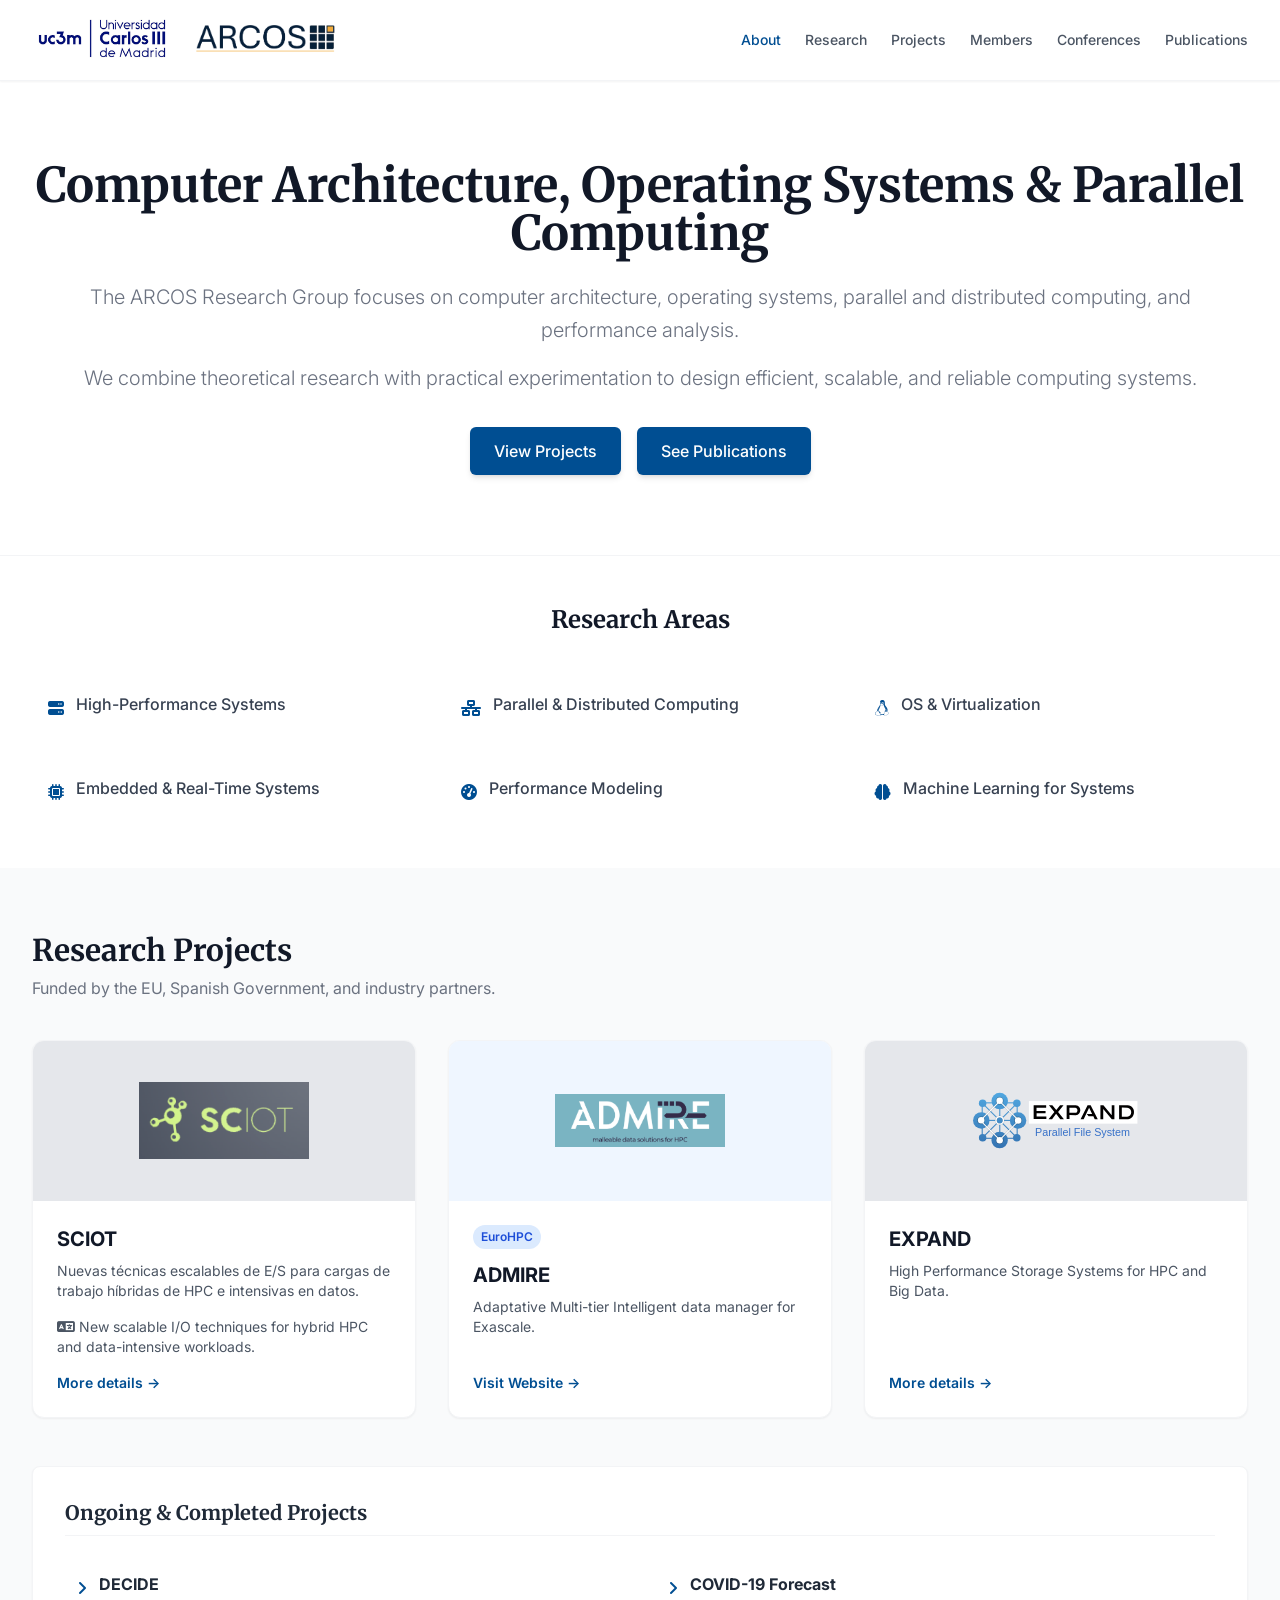
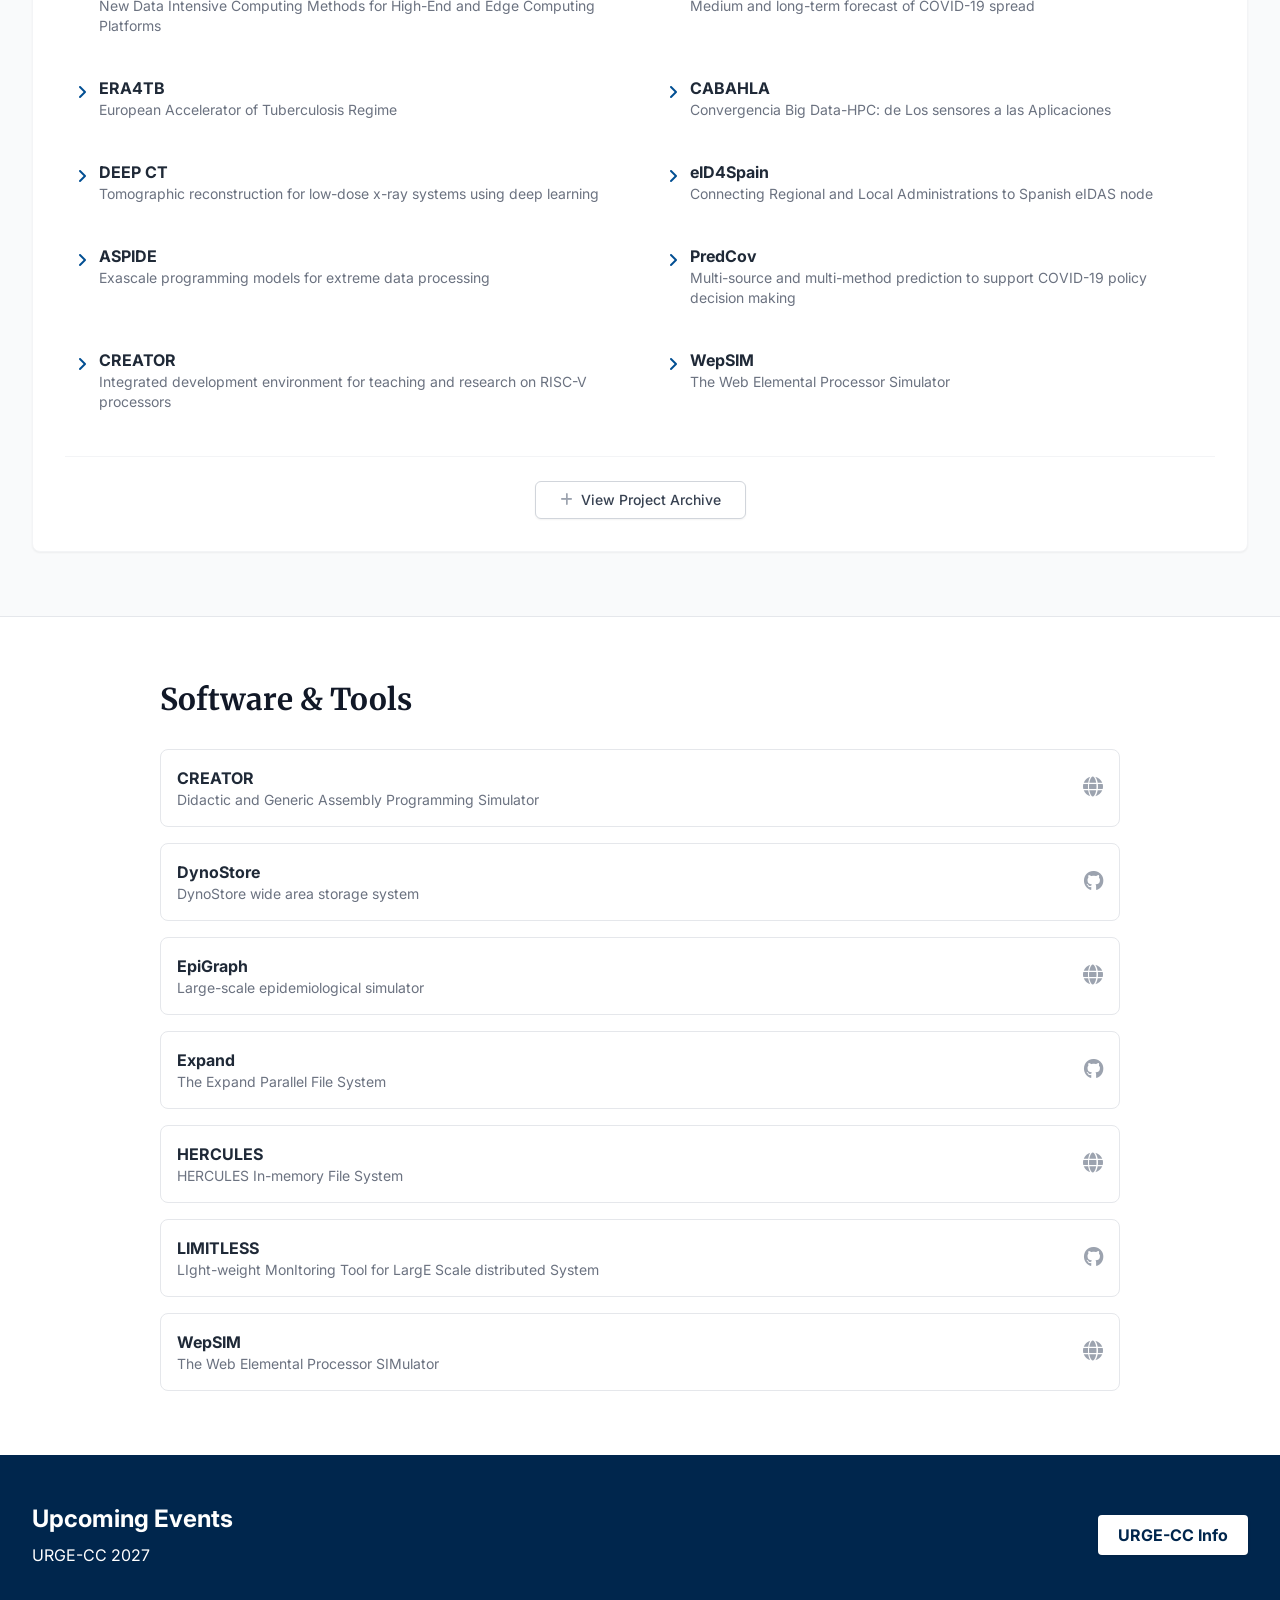
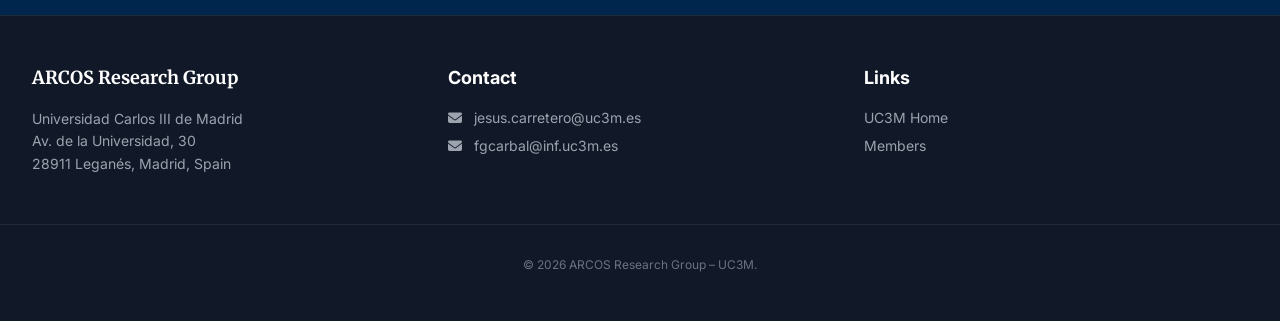
<file: index.html>
<!DOCTYPE html>
<html lang="es">

<head>
  <meta charset="UTF-8">
  <meta name="viewport" content="width=device-width, initial-scale=1.0">
  <title>ARCOS Research Group | UC3M</title>

  <link rel="icon" type="image/png" href="/assets/favicon.png">
  <!-- <script src="https://cdn.tailwindcss.com"></script> -->
  <link rel="stylesheet" href="/assets/tailwind/output.css">

  <link
    href="https://fonts.googleapis.com/css2?family=Inter:wght@300;400;500;600&family=Merriweather:wght@300;700&display=swap"
    rel="stylesheet">

  <link rel="stylesheet" href="https://cdnjs.cloudflare.com/ajax/libs/font-awesome/6.4.0/css/all.min.css">

  <script src="scripts/components.js" defer></script>
  <!-- Script to load the dynamic events on the homepage -->
  <script src="scripts/index-events.js" defer></script>
</head>

<body id="page-body" class="bg-gray-50 text-gray-800 font-sans antialiased">

  <header id="about" class="bg-white relative overflow-hidden">
    <div class="max-w-7xl mx-auto py-20 px-4 sm:px-6 lg:px-8 text-center relative z-10">
      <h1 class="font-serif text-4xl md:text-5xl font-bold text-gray-900 mb-6">
        Computer Architecture, Operating Systems & Parallel Computing
      </h1>
      <p class="mt-4 mx-auto text-xl text-gray-500 font-light leading-relaxed">
        The ARCOS Research Group focuses on computer architecture, operating systems, parallel and distributed
        computing, and performance analysis. </p>
      <p class="mt-4 mx-auto text-xl text-gray-500 font-light leading-relaxed"> We combine theoretical
        research with practical experimentation to design
        efficient, scalable, and reliable computing systems. </p>
      <div class="mt-8 flex justify-center gap-4">
        <a href="#projects"
          class="px-6 py-3 bg-brand-600 text-white font-medium rounded-md hover:bg-brand-900 transition shadow-md">
          View Projects
        </a>
        <a href="publications.html"
          class="px-6 py-3 bg-brand-600 text-white font-medium rounded-md hover:bg-brand-900 transition shadow-md">
          See Publications
        </a>
      </div>
    </div>
  </header>

  <section id="research" class="py-12 bg-white border-t border-gray-100">
    <div class="max-w-7xl mx-auto px-4 sm:px-6 lg:px-8">
      <div class="text-center mb-10">
        <h2 class="font-serif text-2xl font-bold text-gray-900">Research Areas</h2>
      </div>
      <div class="grid grid-cols-1 sm:grid-cols-2 md:grid-cols-3 gap-6">
        <div class="flex items-start p-4 rounded-lg hover:bg-brand-50 transition">
          <div class="text-brand-600 mt-1 mr-3"><i class="fa-solid fa-server"></i></div>
          <span class="font-medium text-gray-700">High-Performance Systems</span>
        </div>
        <div class="flex items-start p-4 rounded-lg hover:bg-brand-50 transition">
          <div class="text-brand-600 mt-1 mr-3"><i class="fa-solid fa-network-wired"></i></div>
          <span class="font-medium text-gray-700">Parallel & Distributed Computing</span>
        </div>
        <div class="flex items-start p-4 rounded-lg hover:bg-brand-50 transition">
          <div class="text-brand-600 mt-1 mr-3"><i class="fa-brands fa-linux"></i></div>
          <span class="font-medium text-gray-700">OS & Virtualization</span>
        </div>
        <div class="flex items-start p-4 rounded-lg hover:bg-brand-50 transition">
          <div class="text-brand-600 mt-1 mr-3"><i class="fa-solid fa-microchip"></i></div>
          <span class="font-medium text-gray-700">Embedded & Real-Time Systems</span>
        </div>
        <div class="flex items-start p-4 rounded-lg hover:bg-brand-50 transition">
          <div class="text-brand-600 mt-1 mr-3"><i class="fa-solid fa-gauge-high"></i></div>
          <span class="font-medium text-gray-700">Performance Modeling</span>
        </div>
        <div class="flex items-start p-4 rounded-lg hover:bg-brand-50 transition">
          <div class="text-brand-600 mt-1 mr-3"><i class="fa-solid fa-brain"></i></div>
          <span class="font-medium text-gray-700">Machine Learning for Systems</span>
        </div>
      </div>
    </div>
  </section>

  <section id="projects" class="py-16 bg-gray-50">
    <div class="max-w-7xl mx-auto px-4 sm:px-6 lg:px-8">
      <div class="flex justify-between items-end mb-10">
        <div>
          <h2 class="font-serif text-3xl font-bold text-gray-900">Research Projects</h2>
          <p class="mt-2 text-gray-500">Funded by the EU, Spanish Government, and industry partners.</p>
        </div>
      </div>

      <div class="grid grid-cols-1 md:grid-cols-3 gap-8 mb-12">
        <article
          class="bg-white rounded-xl shadow-sm border border-gray-100 overflow-hidden hover:shadow-md transition flex flex-col h-full">
          <div class="h-40 bg-gray-200 flex items-center justify-center text-gray-400">
            <!-- <i class="fa-solid fa-database text-4xl"></i> -->
            <img src="assets/project-logos/sciot-logo.png" alt="SCIOT Logo" style="max-width:170px; height: auto;" />
          </div>
          <div class="p-6 flex flex-col flex-grow">
            <h3 class="font-bold text-xl text-gray-900 mb-2">SCIOT</h3>
            <p class="text-gray-600 text-sm mb-4 flex-grow">
              Nuevas técnicas escalables de E/S para cargas de trabajo híbridas de HPC e intensivas en datos.
            </p>
            <p class="text-gray-600 text-sm mb-4 flex-grow">
              <i class="fa fa-language" aria-hidden="true"></i> New scalable I/O techniques for hybrid HPC and
              data-intensive workloads.
            </p>
            <a target="_blank" href="https://arcos-uc3m.github.io/SCIOT/"
              class="text-brand-600 text-sm font-semibold hover:underline mt-auto">More details &rarr;</a>
          </div>
        </article>

        <article
          class="bg-white rounded-xl shadow-sm border border-gray-100 overflow-hidden hover:shadow-md transition flex flex-col h-full">
          <div class="h-40 bg-blue-50 flex items-center justify-center text-blue-300">
            <!-- <i class="fa-solid fa-cloud text-4xl"></i> -->
            <img src="assets/project-logos/admire-logo.png" alt="ADMIRE Logo" style="max-width:170px; height: auto;" />
          </div>
          <div class="p-6 flex flex-col flex-grow">
            <span
              class="inline-block px-2 py-1 text-xs font-semibold text-blue-700 bg-blue-100 rounded-full mb-3 w-fit">EuroHPC</span>
            <h3 class="font-bold text-xl text-gray-900 mb-2">ADMIRE</h3>
            <p class="text-gray-600 text-sm mb-4 flex-grow">
              Adaptative Multi-tier Intelligent data manager for Exascale.
            </p>
            <a target="_blank" href="https://admire-eurohpc.eu"
              class="text-brand-600 text-sm font-semibold hover:underline mt-auto">Visit Website &rarr;</a>
          </div>
        </article>

        <article
          class="bg-white rounded-xl shadow-sm border border-gray-100 overflow-hidden hover:shadow-md transition flex flex-col h-full">
          <div class="h-40 bg-gray-200 flex items-center justify-center text-gray-400">
            <!-- <i class="fa-solid fa-hard-drive text-4xl"></i> -->
            <img src="assets/project-logos/expand.svg" alt="ADMIRE Logo" style="max-width:170px; height: auto;" />
          </div>
          <div class="p-6 flex flex-col flex-grow">
            <h3 class="font-bold text-xl text-gray-900 mb-2">EXPAND</h3>
            <p class="text-gray-600 text-sm mb-4 flex-grow">
              High Performance Storage Systems for HPC and Big Data.
            </p>
            <a target="_blank" href="https://expand-arcos.github.io"
              class="text-brand-600 text-sm font-semibold hover:underline mt-auto">More details &rarr;</a>
          </div>
        </article>
      </div>

      <div class="bg-white rounded-lg border border-gray-100 shadow-sm p-8">
        <h3 class="font-serif text-xl font-bold text-gray-800 mb-6 pb-2 border-b border-gray-100">
          Ongoing & Completed Projects
        </h3>

        <div class="grid grid-cols-1 md:grid-cols-2 gap-x-8 gap-y-4">
          <a target="_blank"
            href="https://www.uc3m.es/ss/Satellite/GruposInvestigacion/en/TextoDosColumnas/1371352502120/"
            class="group flex items-start p-3 hover:bg-gray-50 rounded transition">
            <div class="text-brand-600 mt-1 mr-3 flex-shrink-0"><i class="fa-solid fa-angle-right"></i></div>
            <div>
              <span class="font-bold text-gray-800 group-hover:text-brand-600 transition">DECIDE</span>
              <p class="text-sm text-gray-500">New Data Intensive Computing Methods for High-End and Edge Computing
                Platforms</p>
            </div>
          </a>

          <a target="_blank"
            href="https://www.uc3m.es/ss/Satellite/GruposInvestigacion/en/TextoDosColumnas/1371351551657/"
            class="group flex items-start p-3 hover:bg-gray-50 rounded transition">
            <div class="text-brand-600 mt-1 mr-3 flex-shrink-0"><i class="fa-solid fa-angle-right"></i></div>
            <div>
              <span class="font-bold text-gray-800 group-hover:text-brand-600 transition">COVID-19 Forecast</span>
              <p class="text-sm text-gray-500">Medium and long-term forecast of COVID-19 spread</p>
            </div>
          </a>

          <a target="_blank" href="https://era4tb.org/"
            class="group flex items-start p-3 hover:bg-gray-50 rounded transition">
            <div class="text-brand-600 mt-1 mr-3 flex-shrink-0"><i class="fa-solid fa-angle-right"></i></div>
            <div>
              <span class="font-bold text-gray-800 group-hover:text-brand-600 transition">ERA4TB</span>
              <p class="text-sm text-gray-500">European Accelerator of Tuberculosis Regime</p>
            </div>
          </a>

          <a target="_blank" href="https://cabahla.org/"
            class="group flex items-start p-3 hover:bg-gray-50 rounded transition">
            <div class="text-brand-600 mt-1 mr-3 flex-shrink-0"><i class="fa-solid fa-angle-right"></i></div>
            <div>
              <span class="font-bold text-gray-800 group-hover:text-brand-600 transition">CABAHLA</span>
              <p class="text-sm text-gray-500">Convergencia Big Data-HPC: de Los sensores a las Aplicaciones</p>
            </div>
          </a>

          <a target="_blank"
            href="https://www.uc3m.es/ss/Satellite/GruposInvestigacion/en/TextoDosColumnas/1371351921394/"
            class="group flex items-start p-3 hover:bg-gray-50 rounded transition">
            <div class="text-brand-600 mt-1 mr-3 flex-shrink-0"><i class="fa-solid fa-angle-right"></i></div>
            <div>
              <span class="font-bold text-gray-800 group-hover:text-brand-600 transition">DEEP CT</span>
              <p class="text-sm text-gray-500">Tomographic reconstruction for low-dose x-ray systems using deep learning
              </p>
            </div>
          </a>

          <a target="_blank"
            href="https://www.uc3m.es/ss/Satellite/GruposInvestigacion/en/TextoDosColumnas/1371352204036/"
            class="group flex items-start p-3 hover:bg-gray-50 rounded transition">
            <div class="text-brand-600 mt-1 mr-3 flex-shrink-0"><i class="fa-solid fa-angle-right"></i></div>
            <div>
              <span class="font-bold text-gray-800 group-hover:text-brand-600 transition">eID4Spain</span>
              <p class="text-sm text-gray-500">Connecting Regional and Local Administrations to Spanish eIDAS node</p>
            </div>
          </a>

          <a target="_blank" href="https://www.aspide-project.eu/"
            class="group flex items-start p-3 hover:bg-gray-50 rounded transition">
            <div class="text-brand-600 mt-1 mr-3 flex-shrink-0"><i class="fa-solid fa-angle-right"></i></div>
            <div>
              <span class="font-bold text-gray-800 group-hover:text-brand-600 transition">ASPIDE</span>
              <p class="text-sm text-gray-500">Exascale programming models for extreme data processing</p>
            </div>
          </a>

          <a target="_blank"
            href="https://www.uc3m.es/ss/Satellite/GruposInvestigacion/es/TextoDosColumnas/1371351563042/"
            class="group flex items-start p-3 hover:bg-gray-50 rounded transition">
            <div class="text-brand-600 mt-1 mr-3 flex-shrink-0"><i class="fa-solid fa-angle-right"></i></div>
            <div>
              <span class="font-bold text-gray-800 group-hover:text-brand-600 transition">PredCov</span>
              <p class="text-sm text-gray-500">Multi-source and multi-method prediction to support COVID-19 policy
                decision making</p>
            </div>
          </a>

          <a target="_blank" href="https://arcos-uc3m.github.io/EDIRISC/"
            class="group flex items-start p-3 hover:bg-gray-50 rounded transition">
            <div class="text-brand-600 mt-1 mr-3 flex-shrink-0"><i class="fa-solid fa-angle-right"></i></div>
            <div>
              <span class="font-bold text-gray-800 group-hover:text-brand-600 transition">CREATOR</span>
              <p class="text-sm text-gray-500">Integrated development environment for teaching and research on RISC-V
                processors</p>
            </div>
          </a>

          <a target="_blank" href="https://wepsim.github.io/"
            class="group flex items-start p-3 hover:bg-gray-50 rounded transition">
            <div class="text-brand-600 mt-1 mr-3 flex-shrink-0"><i class="fa-solid fa-angle-right"></i></div>
            <div>
              <span class="font-bold text-gray-800 group-hover:text-brand-600 transition">WepSIM</span>
              <p class="text-sm text-gray-500">The Web Elemental Processor Simulator</p>
            </div>
          </a>
        </div>

        <div class="mt-8 text-center pt-6 border-t border-gray-100">
          <a target="_blank"
            href="https://www.uc3m.es/ss/Satellite/GruposInvestigacion/en/TextoDosColumnas/1371351744318/"
            class="inline-flex items-center px-6 py-2 border border-gray-300 shadow-sm text-sm font-medium rounded-md text-gray-700 bg-white hover:bg-gray-50 transition">
            <i class="fa-solid fa-plus mr-2 text-gray-400"></i> View Project Archive
          </a>
        </div>
      </div>
    </div>
  </section>

  <section id="tools" class="py-16 bg-white border-t border-gray-200">
    <div class="max-w-5xl mx-auto px-4 sm:px-6 lg:px-8">
      <h2 class="font-serif text-3xl font-bold text-gray-900 mb-8">Software & Tools</h2>

      <div class="space-y-4">
        <div
          class="group flex items-center justify-between p-4 border rounded-lg hover:border-brand-600 transition cursor-pointer bg-white">
          <div>
            <h4 class="font-bold text-gray-800 group-hover:text-brand-600 transition">CREATOR</h4>
            <p class="text-sm text-gray-500">Didactic and Generic Assembly Programming Simulator</p>
          </div>
          <a target="_blank" href="https://creatorsim.github.io/creator"
            class="text-gray-400 hover:text-brand-600">
            <i class="fa-solid fa-globe text-xl"></i>
          </a>
        </div>

        <div
          class="group flex items-center justify-between p-4 border rounded-lg hover:border-brand-600 transition cursor-pointer bg-white">
          <div>
            <h4 class="font-bold text-gray-800 group-hover:text-brand-600 transition">DynoStore</h4>
            <p class="text-sm text-gray-500">DynoStore wide area storage system</p>
          </div>
          <a target="_blank" href="https://dynostore.github.io/dynostore/"
            class="text-gray-400 hover:text-brand-600">
            <i class="fa-brands fa-github text-xl"></i>
          </a>
        </div>
        <div
          class="group flex items-center justify-between p-4 border rounded-lg hover:border-brand-600 transition cursor-pointer bg-white">
          <div>
            <h4 class="font-bold text-gray-800 group-hover:text-brand-600 transition">EpiGraph</h4>
            <p class="text-sm text-gray-500">Large-scale epidemiological simulator</p>
          </div>
          <a target="_blank" href="https://epigraph.uc3m.es/"
            class="text-gray-400 hover:text-brand-600">
            <i class="fa-solid fa-globe text-xl"></i>
          </a>
        </div>

        <div
          class="group flex items-center justify-between p-4 border rounded-lg hover:border-brand-600 transition cursor-pointer bg-white">
          <div>
            <h4 class="font-bold text-gray-800 group-hover:text-brand-600 transition">Expand</h4>
            <p class="text-sm text-gray-500">The Expand Parallel File System</p>
          </div>
          <a target="_blank" href="https://github.com/xpn-arcos/xpn"
            class="text-gray-400 hover:text-brand-600">
            <i class="fa-brands fa-github text-xl"></i>
          </a>
        </div>

        <div
          class="group flex items-center justify-between p-4 border rounded-lg hover:border-brand-600 transition cursor-pointer bg-white">
          <div>
            <h4 class="font-bold text-gray-800 group-hover:text-brand-600 transition">HERCULES</h4>
            <p class="text-sm text-gray-500">HERCULES In-memory File System</p>
          </div>
          <a target="_blank" href="https://arcos-uc3m-hercules.github.io/"
            class="text-gray-400 hover:text-brand-600">
            <i class="fa-solid fa-globe text-xl"></i>
          </a>
          <!-- <a target="_blank" href="https://github.com/arcos-uc3m-hercules/hercules"
            class="text-gray-400 hover:text-brand-600">
            <i class="fa-brands fa-github text-xl"></i>
          </a> -->
        </div>

        <div
          class="group flex items-center justify-between p-4 border rounded-lg hover:border-brand-600 transition cursor-pointer bg-white">
          <div>
            <h4 class="font-bold text-gray-800 group-hover:text-brand-600 transition">LIMITLESS</h4>
            <p class="text-sm text-gray-500">LIght-weight MonItoring Tool for LargE Scale distributed System</p>
          </div>
          <a target="_blank" href="https://github.com/acascajo/limitless-pub"
            class="text-gray-400 hover:text-brand-600">
            <i class="fa-brands fa-github text-xl"></i>
          </a>
        </div>

        <div
          class="group flex items-center justify-between p-4 border rounded-lg hover:border-brand-600 transition cursor-pointer bg-white">
          <div>
            <h4 class="font-bold text-gray-800 group-hover:text-brand-600 transition">WepSIM</h4>
            <p class="text-sm text-gray-500">The Web Elemental Processor SIMulator</p>
          </div>
          <a target="_blank" href="https://wepsim.github.io/"
            class="text-gray-400 hover:text-brand-600">
            <i class="fa-solid fa-globe text-xl"></i>
          </a>
        </div>
      </div>
    </div>
  </section>

  <!-- Dynamic Upcoming Events Section -->
  <section id="upcoming-events-section" class="bg-brand-900 py-12" aria-hidden="true" style="display: none;">
    <div id="index-upcoming-container" class="max-w-7xl mx-auto px-4 sm:px-6 lg:px-8 flex flex-col md:flex-row justify-between items-center gap-6">
      <!-- Content injected by index-events.js -->
    </div>
  </section>

  <div id="footer-container"></div>
</body>
</html>
</file>
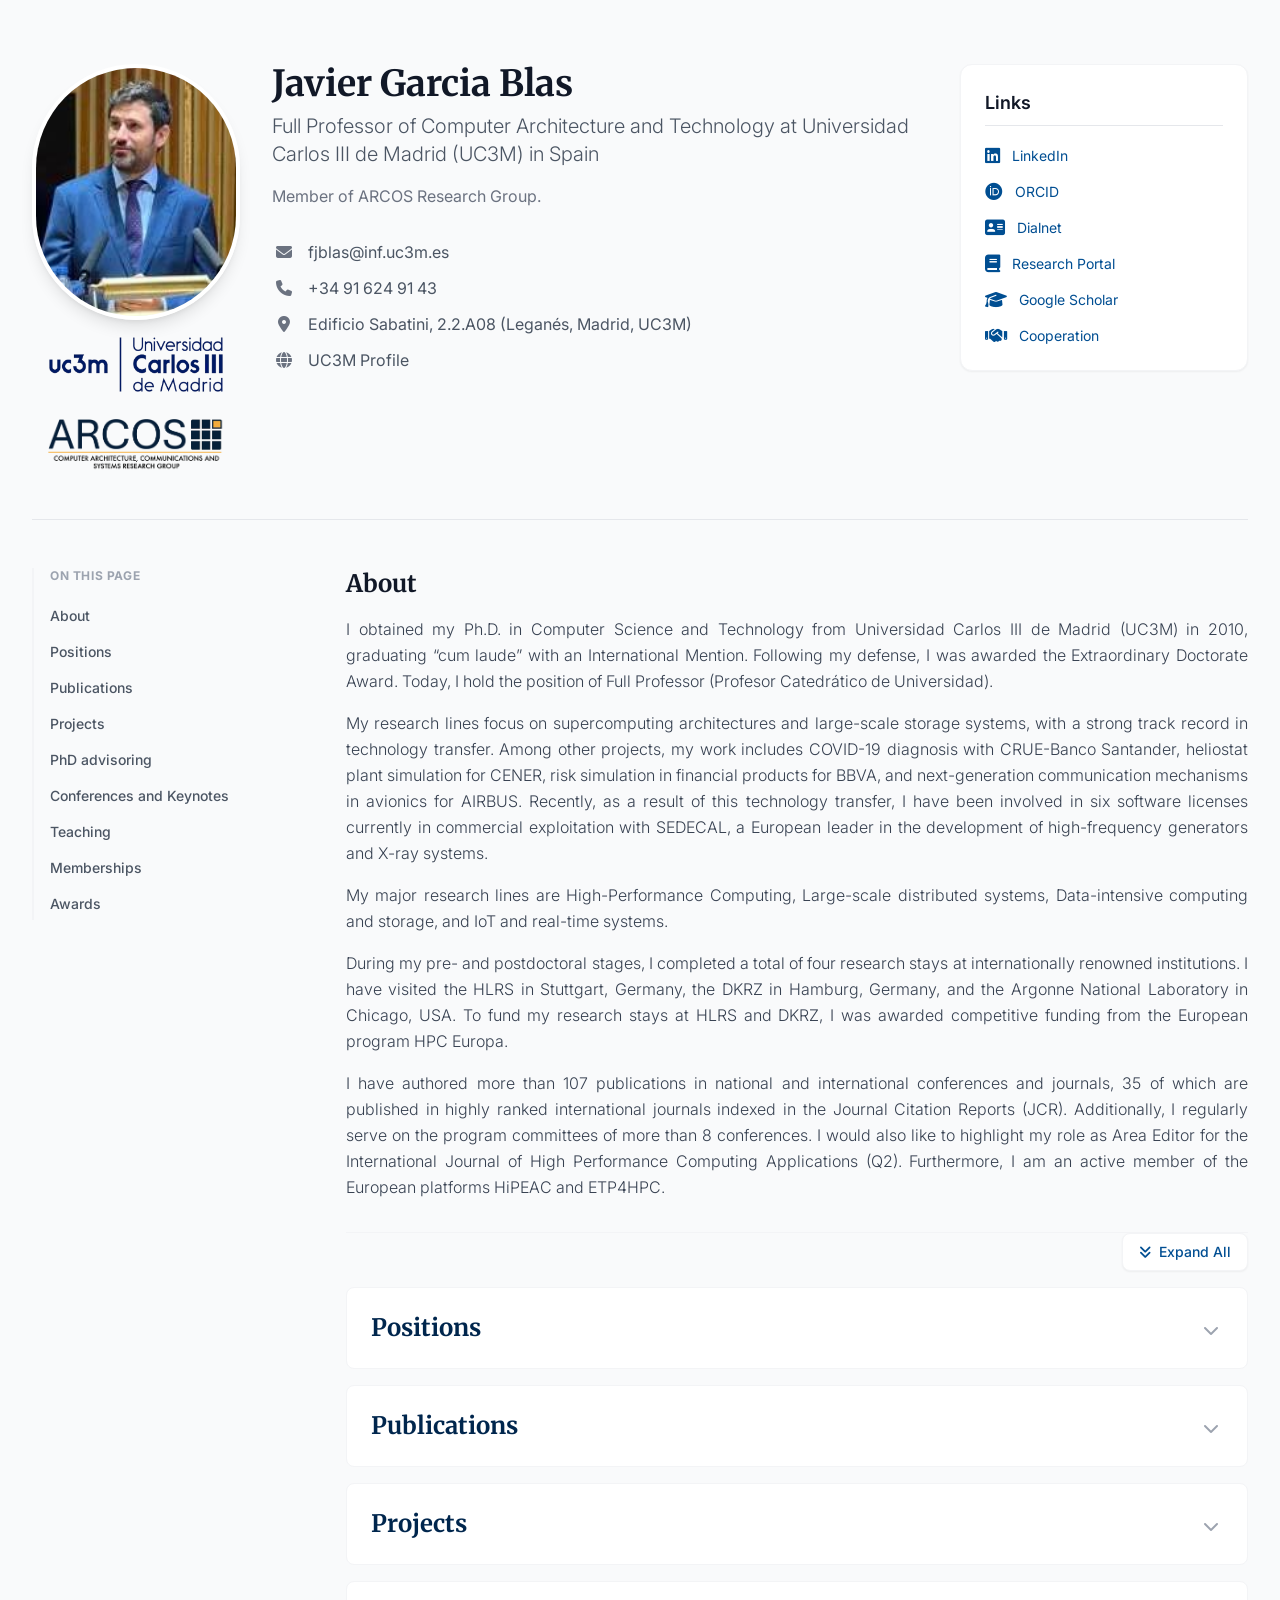
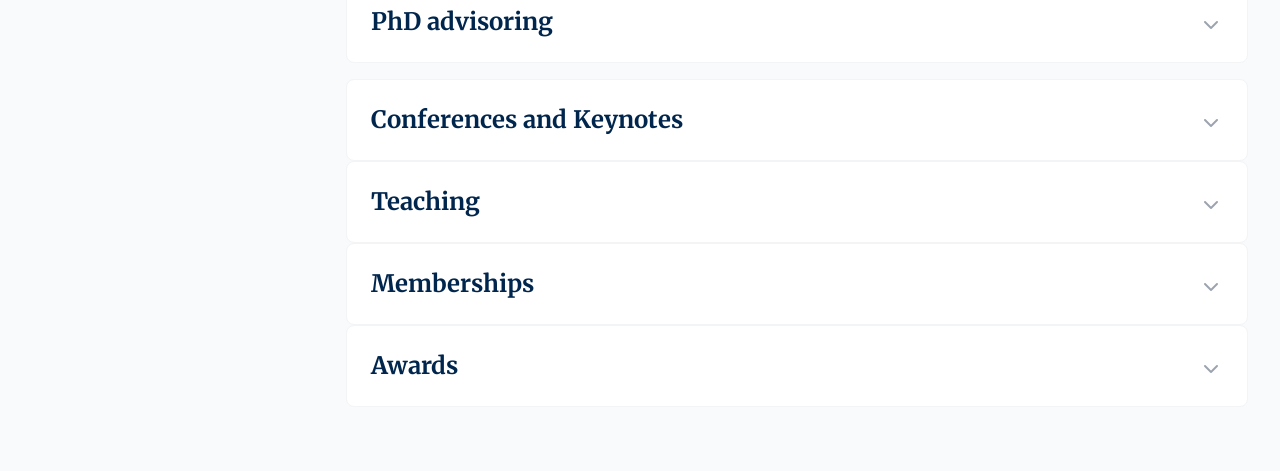
<file: profiles/javiergarciablas/index.html>
<!DOCTYPE html>
<html lang="en">

<head>
  <meta charset="UTF-8">
  <meta name="viewport" content="width=device-width, initial-scale=1.0">

  <title>Javier Garcia Blas - Profile | ARCOS Research Group</title>

  <link rel="icon" type="image/png" href="/assets/favicon.png">

  <!-- Comment this on production -->
  <!-- <script src="https://cdn.tailwindcss.com"></script>
  <script>
    tailwind.config = {
      theme: {
        extend: {
          fontFamily: {
            sans: ['Inter', 'sans-serif'],
            serif: ['Merriweather', 'serif'],
          },
          colors: {
            brand: {
              50: '#eff6ff',
              600: '#004e92', // Azul corporativo UC3M
              800: '#003366',
              900: '#00264d',
            }
          }
        }
      }
    }
  </script> -->
  <!-- Uncomment and rebuild this on production -->
  <link rel="stylesheet" href="/assets/tailwind/output.css">

  <link
    href="https://fonts.googleapis.com/css2?family=Inter:wght@300;400;500;600&family=Merriweather:wght@300;700&display=swap"
    rel="stylesheet">

  <link rel="stylesheet" href="https://cdnjs.cloudflare.com/ajax/libs/font-awesome/6.4.0/css/all.min.css">

  <script>
    // global objects for this profile.
    window.PROFILE_CONFIG = {
      memberId: "javiergarciablas",
      searchName: "Garcia-Blas",  // El nombre que usaremos para filtrar publicaciones
    };
  </script>
  <!-- <script src="/scripts/components.js"></script> -->

</head>

<body class="bg-gray-50 text-gray-800 font-sans antialiased">

  <div id="navbar-container"></div>

  <main class="max-w-7xl mx-auto px-4 sm:px-6 lg:px-8 py-10 sm:py-16 space-y-12">

    <section class="flex flex-col lg:flex-row items-start justify-between gap-10 border-b border-gray-200 pb-12">

      <div class="flex flex-col sm:flex-row items-start gap-8 flex-grow">

        <div class="flex flex-col items-center gap-1 flex-shrink-0 w-52 self-center sm:self-start">
          <img src="/profiles/javiergarciablas/assets/fjblas.jpeg" alt="Javier Garcia Blas"
            class="w-52 h-64 rounded-full border-4 border-white shadow-lg object-cover">

          <div class="flex flex-col items-center justify-center gap-6 w-full mt-2">
            
            <a href="https://www.uc3m.es/home" target="_blank" title="Open the UC3M website."
              class="transition-transform hover:scale-105 block"> <img src="/assets/uc3m.png" alt="Universidad Carlos III de Madrid"
                class="w-48 h-auto object-contain transition duration-300">
            </a>
            
            <a href="https://arcos-uc3m.github.io/" target="_blank" title="Open the ARCOS website."
              class="transition-transform hover:scale-105 block">
              
              <img src="/assets/arcos-2.png" alt="ARCOS Research Group"
                class="w-44 h-auto object-contain transition duration-300">
            </a>

          </div>
        </div>

        <div>
          <h1 class="font-serif text-3xl md:text-4xl font-bold text-gray-900 mb-2 text-center sm:text-left">
            Javier Garcia Blas
          </h1>
          <p class="text-xl text-gray-600 font-light mb-4 text-center sm:text-left">
            Full Professor of Computer Architecture and Technology at Universidad Carlos III de Madrid (UC3M) in Spain
          </p>
          <p class="text-base text-gray-500 max-w-xl text-center sm:text-left">
            Member of ARCOS Research Group.
          </p>
         

          <div class="flex flex-col gap-3 mt-8">
            <div class="flex items-center gap-3 text-gray-600">
              <i class="fa-solid fa-envelope w-6 text-center text-gray-500"></i>
              <span>fjblas@inf.uc3m.es</span>
            </div>

            <div class="flex items-center gap-3 text-gray-600">
              <i class="fa-solid fa-phone w-6 text-center text-gray-500"></i>
              <span>+34 91 624 91 43</span>
            </div>

            <div class="flex items-center gap-3 text-gray-600">
              <i class="fa-solid fa-location-dot w-6 text-center text-gray-500"></i>
              <span>Edificio Sabatini, 2.2.A08 (Leganés, Madrid, UC3M)</span>
            </div>

            <a target="_blank"
              href="https://www.uc3m.es/ss/Satellite/DeptInformatica/es/DetallePersonalDept/1371330169378/idu-1370"
              class="flex items-center gap-3 text-gray-600 hover:text-brand-600 transition group"
              title="Open the profile at UC3M website.">
              <i class="fa-solid fa-globe w-6 text-center text-gray-500 group-hover:text-brand-600 transition"></i>
              <span class="group-hover:underline">UC3M Profile</span>
            </a>
          </div>
        </div>
      </div>

      <aside class="w-full lg:w-72 bg-white p-6 rounded-xl shadow-sm border border-gray-100 flex-shrink-0">
        <h3 class="text-lg font-semibold text-gray-900 mb-5 border-b pb-2">Links</h3>
        <ul class="space-y-4 text-sm text-gray-700">
          <li class="flex items-center gap-3">
            <i class="fa-brands fa-linkedin text-brand-600 fa-lg"></i>
            <a target="_blank" href="https://www.linkedin.com/in/javier-garcia-blas/"
              class="text-brand-600 hover:underline">LinkedIn</a>
          </li>
          <li class="flex items-center gap-3">
            <i class="fa-brands fa-orcid text-brand-600 fa-lg"></i>
            <a href="https://orcid.org/0000-0003-1452-1918" class="text-brand-600 hover:underline"
              target="_blank">ORCID</a>
          </li>
          <li class="flex items-center gap-3">
            <i class="fa-solid fa-address-card text-brand-600 fa-lg"></i>
            <a href="https://dialnet.unirioja.es/servlet/autor?codigo=4213725" class="text-brand-600 hover:underline"
              target="_blank">Dialnet</a>
          </li>
          <li class="flex items-center gap-3">
            <i class="fa-solid fa-book text-brand-600 fa-lg"></i>
            <a href="https://researchportal.uc3m.es/display/inv36190" class="text-brand-600 hover:underline"
              target="_blank">Research Portal</a>
          </li>
          <li class="flex items-center gap-3">
            <i class="fa-solid fa-graduation-cap text-brand-600 fa-lg"></i>
            <a href="https://scholar.google.com/citations?user=89aVrHIAAAAJ&hl=es"
              class="text-brand-600 hover:underline" target="_blank">Google Scholar</a>
          </li>
          <li class="flex items-center gap-3">
            <i class="fa-solid fa-handshake text-brand-600 fa-lg"></i>
            <a href="https://researchportal.uc3m.es/vis/author-network/inv36190" class="text-brand-600 hover:underline"
              target="_blank">Cooperation</a>
          </li>
        </ul>
      </aside>

    </section>

    <div class="mt-12 grid grid-cols-1 lg:grid-cols-4 gap-10 items-start">

      <aside class="hidden lg:block col-span-1 sticky top-8">
        <nav class="flex flex-col gap-1 border-l-2 border-gray-100 pl-4">
          <h3 class="text-xs font-bold text-gray-400 uppercase tracking-wider mb-3">On this page</h3>

          <a href="#about"
            class="sidebar-link text-sm text-gray-600 hover:text-brand-600 hover:border-brand-600 -ml-[18px] border-l-2 border-transparent pl-4 py-1.5 transition-all font-medium">About</a>
          <a href="#positions"
            class="sidebar-link text-sm text-gray-600 hover:text-brand-600 hover:border-brand-600 -ml-[18px] border-l-2 border-transparent pl-4 py-1.5 transition-all font-medium">Positions</a>
          <a href="#publications"
            class="sidebar-link text-sm text-gray-600 hover:text-brand-600 hover:border-brand-600 -ml-[18px] border-l-2 border-transparent pl-4 py-1.5 transition-all font-medium">Publications</a>
          <a href="#projects"
            class="sidebar-link text-sm text-gray-600 hover:text-brand-600 hover:border-brand-600 -ml-[18px] border-l-2 border-transparent pl-4 py-1.5 transition-all font-medium">Projects</a>
          <a href="#phd-thesis"
            class="sidebar-link text-sm text-gray-600 hover:text-brand-600 hover:border-brand-600 -ml-[18px] border-l-2 border-transparent pl-4 py-1.5 transition-all font-medium">PhD
            advisoring</a>
          <a href="#conferences"
            class="sidebar-link text-sm text-gray-600 hover:text-brand-600 hover:border-brand-600 -ml-[18px] border-l-2 border-transparent pl-4 py-1.5 transition-all font-medium">Conferences
            and Keynotes</a>
          <a href="#teaching"
            class="sidebar-link text-sm text-gray-600 hover:text-brand-600 hover:border-brand-600 -ml-[18px] border-l-2 border-transparent pl-4 py-1.5 transition-all font-medium">Teaching</a>
<a href="#memberships"
            class="sidebar-link text-sm text-gray-600 hover:text-brand-600 hover:border-brand-600 -ml-[18px] border-l-2 border-transparent pl-4 py-1.5 transition-all font-medium">Memberships</a>
          <a href="#awards"
            class="sidebar-link text-sm text-gray-600 hover:text-brand-600 hover:border-brand-600 -ml-[18px] border-l-2 border-transparent pl-4 py-1.5 transition-all font-medium">Awards</a>
        </nav>
      </aside>

      <div class="lg:col-span-3">

        <section id="about" class="scroll-mt-12 mb-8">
          <h2 class="text-2xl font-serif font-bold text-gray-900 mb-4">About</h2>
          <div class="prose prose-brand max-w-none text-gray-700 font-light leading-relaxed text-justify">
            <p class="mt-4">
              I obtained my Ph.D. in Computer Science and Technology from Universidad Carlos III de Madrid (UC3M) in 2010, graduating “cum laude” with an International Mention. Following my defense, I was awarded the Extraordinary Doctorate Award. Today, I hold the position of Full Professor (Profesor Catedrático de Universidad).
</p>
<p class="mt-4">
My research lines focus on supercomputing architectures and large-scale storage systems, with a strong track record in technology transfer. Among other projects, my work includes COVID-19 diagnosis with CRUE-Banco Santander, heliostat plant simulation for CENER, risk simulation in financial products for BBVA, and next-generation communication mechanisms in avionics for AIRBUS. Recently, as a result of this technology transfer, I have been involved in six software licenses currently in commercial exploitation with SEDECAL, a European leader in the development of high-frequency generators and X-ray systems.
</p>
<p class="mt-4">
              My major research lines are High-Performance Computing, Large-scale distributed systems, Data-intensive computing and storage, and IoT and real-time systems.
            </p>


<p class="mt-4">
          During my pre- and postdoctoral stages, I completed a total of four research stays at internationally renowned institutions. I have visited the HLRS in Stuttgart, Germany, the DKRZ in Hamburg, Germany, and the Argonne National Laboratory in Chicago, USA. To fund my research stays at HLRS and DKRZ, I was awarded competitive funding from the European program HPC Europa.
         </p>
         
         <p class="mt-4">
         I have authored more than 107 publications in national and international conferences and journals, 35 of which are published in highly ranked international journals indexed in the Journal Citation Reports (JCR). Additionally, I regularly serve on the program committees of more than 8 conferences. I would also like to highlight my role as Area Editor for the International Journal of High Performance Computing Applications (Q2). Furthermore, I am an active member of the European platforms HiPEAC and ETP4HPC.
 </p>


          </div>
         
        </section>

        <div class="flex justify-end mb-4 border-t border-gray-100">
          <button id="toggle-all-btn"
            class="text-sm font-medium text-brand-600 hover:text-brand-800 transition flex items-center gap-2 px-4 py-2 bg-white rounded-lg border border-gray-100 shadow-sm hover:shadow-md">
            <i class="fa-solid fa-angles-down"></i>
            <span>Expand All</span>
          </button>
        </div>

        <div class="space-y-4">

          <details id="positions"
            class="group bg-white rounded-lg border border-gray-100 p-6 [&_summary::-webkit-details-marker]:hidden scroll-mt-12">
            <summary class="flex items-center justify-between gap-1.5 text-gray-900 cursor-pointer">
              <h2 class="text-2xl font-serif font-bold text-brand-900">Positions</h2>
              <span class="relative w-5 h-5 flex-shrink-0"><i
                  class="fa-solid fa-chevron-down group-open:-rotate-180 text-gray-400 transition-transform"></i></span>
            </summary>
            <div class="mt-6 text-gray-700 space-y-4 text-justify">
              <p class="text-sm">
              

                 <li class="cargo-item">
            <div class="cargo-title">Deputy Financial Director of the Department of Computer Science.</div>
            <ul class="period-list">
                <li class="period-item">From 2024 to present.</li>
            </ul>
               </li>


            <li class="cargo-item">
            <div class="cargo-title">Elected Member of the University Senate (Claustro).</div>
            <ul class="period-list">
               <li class="period-item">From 2026 to present. Representing Full Professors (Profesores Catedráticos).</li>
                <li class="period-item">From 2022 to 2025. Representing Associate Professors (Profesores Titulares).</li>
                 <li class="period-item">From 2018 to 2019. Representing Associate Professors, Adjunct Professors, Emeritus, and Visiting Professors.</li>
                <li class="period-item">From 2012 to 2015. Representing Assistant Professors (Ayudantes Doctores).</li>
            </ul>
            </li>

<li class="cargo-item">
            <div class="cargo-title">Elected Member of the School Board of the School of Engineering (Escuela Politécnica Superior).</div>
            <ul class="period-list">
              <li class="period-item">From 2026 to present. Representing Full Professors (Profesores Catedráticos).</li>
              <li class="period-item">From 2025 to present. Representing Associate Professors (Profesores Titulares).</li>
                <li class="period-item">From 2016 to 2019. Representing Visiting Professors.</li>
                 <li class="period-item">From 2008 to 2015. Representing Research Fellows and Assistant Professors.</li>
                
            </ul>
        </li>

 <li class="cargo-item">
            <div class="cargo-title">Member of the Doctoral Committee for the PhD Program in Computer Science and Technology.</div>
            <ul class="period-list">
                <li class="period-item">From 2017 to 2022.</li>
            </ul>
        </li>
 <li class="cargo-item">
            <div class="cargo-title">Member of the Master's Degree Committee in Applied and Computational Mathematics.</div>
            <ul class="period-list">
                <li class="period-item">From 2022 to present.</li>
            </ul>
        </li>

        <!-- Role 6 -->
        <li class="cargo-item">
            <div class="cargo-title">Institutional Representative of UC3M within the framework of the Collaboration Program with Secondary Schools.</div>
        </li>

              </p>
            </div>
          </details>


          <details id="publications"
            class="group bg-white rounded-lg border border-gray-100 p-6 [&_summary::-webkit-details-marker]:hidden scroll-mt-12">
            <summary class="flex items-center justify-between gap-1.5 text-gray-900 cursor-pointer">
              <h2 class="text-2xl font-serif font-bold text-brand-900">Publications</h2>
              <span class="relative w-5 h-5 flex-shrink-0"><i
                  class="fa-solid fa-chevron-down group-open:-rotate-180 text-gray-400 transition-transform"></i></span>
            </summary>

            <div id="publications-list" class="mt-6 flex flex-col gap-4">
              <p class="text-gray-400 italic">Loading publications...</p>
            </div>

            <div class="mt-6 pt-4 border-t border-gray-100 text-right">
              <a target="_blank" href="https://researchportal.uc3m.es/display/inv36190?webuc3m=1&tab=publications"
                class="text-sm font-medium text-brand-600 hover:text-brand-800 transition"
                title="Open the UC3M Research Portal in a new tab">
                View all publications <i class="fa-solid fa-arrow-up-right-from-square ml-1"></i>
              </a>
            </div>
          </details>

          <details id="projects"
            class="group bg-white rounded-lg border border-gray-100 p-6 [&_summary::-webkit-details-marker]:hidden scroll-mt-12">
            <summary class="flex items-center justify-between gap-1.5 text-gray-900 cursor-pointer">
              <h2 class="text-2xl font-serif font-bold text-brand-900">Projects</h2>
              <span class="relative w-5 h-5 flex-shrink-0"><i
                  class="fa-solid fa-chevron-down group-open:-rotate-180 text-gray-400 transition-transform"></i></span>
            </summary>
            <div class="mt-6 text-gray-700 space-y-4 text-justify">
               <p class="mt-4">
             I served as the Coordinator and Principal Investigator (PI) for the European project ASPIDE (H2020 FET-HPC), which comprised partners from 6 international institutions and received €2.4 million in funding. I am also currently participating in two European projects, including ERA4TB, a public-private initiative dedicated to accelerating the development of new treatment regimens for preclinical tuberculosis, involving 31 institutions worldwide. In the past, I actively participated in five European-funded projects, namely ADMIRE (H2020), MADE (H2020), EDI@cloud (H2020), GOVeIN (H2020), Rephrase (H2020), and Repara (FP7). Additionally, I took part in the COST Action IC1305 (H2020) NESUS, where I represented Spain on the Action's Management Committee, and formed part of the scientific committee for the European project VECMA (H2020). More recently, in 2023 and 2024, I coordinated two SERAPIS European project proposals in collaboration with the SWARCO Group (one of the largest companies in Austria) and the Universität Wien.
           </p>
              <div class="mt-6 pt-4 border-t border-gray-100 text-right">
                <a target="_blank"
                  href="https://researchportal.uc3m.es/display/inv36190?webuc3m=1&tab=projects#show%20more%20content"
                  class="text-sm font-medium text-brand-600 hover:text-brand-800 transition">
                  View all projects <i class="fa-solid fa-arrow-up-right-from-square ml-1"
                    title="Open the UC3M Research Portal in a new tab"></i>
                </a>
              </div>
            </div>
          </details>

          <details id="phd-thesis"
            class="group bg-white rounded-lg border border-gray-100 p-6 [&_summary::-webkit-details-marker]:hidden scroll-mt-12">
            <summary class="flex items-center justify-between gap-1.5 text-gray-900 cursor-pointer">
              <h2 class="text-2xl font-serif font-bold text-brand-900">
                PhD advisoring
              </h2>
              <span class="relative w-5 h-5 flex-shrink-0">
                <i class="fa-solid fa-chevron-down group-open:-rotate-180 text-gray-400 transition-transform"></i>
              </span>
            </summary>
            <div class="mt-6 text-gray-700 space-y-6">

              <!-- <div class="mb-6">
                <label for="filter-phd-year" class="block text-sm font-medium text-gray-700 mb-1">Filter by
                  Year:</label>
                <div class="flex items-center gap-3">
                  <select id="filter-phd-year"
                    class="bg-gray-50 border border-gray-300 text-gray-900 text-sm rounded-lg focus:ring-brand-600 focus:border-brand-600 block w-full sm:w-64 p-2.5 transition appearance-none cursor-pointer">
                    <option value="all">All Years</option>
                  </select>

                  <button id="clear-year-filter"
                    class="hidden flex items-center gap-2 px-3 py-2.5 text-sm font-medium text-gray-500 bg-white border border-gray-300 rounded-lg hover:bg-gray-50 hover:text-red-600 hover:border-red-200 transition"
                    title="Clear filter">
                    <i class="fa-solid fa-xmark"></i>
                    <span class="hidden sm:inline">Clear</span>
                  </button>
                </div>
              </div> -->

              <ul id="phd-graduated-list" class="list-decimal list-inside space-y-4 text-sm ">
                <li class="text-gray-400 italic list-none" id="loading-msg">Loading students...</li>
              </ul>

              <p id="no-phd-results" class="hidden text-sm text-red-500 italic mt-4">
                No thesis found for the selected criteria.
              </p>

            </div>
            <div class="mt-6 pt-4 border-t border-gray-100 text-right">
              <a target="_blank"
                href="https://e-archivo.uc3m.es/search?scope=cc71bb4c-3d65-4232-b37c-92f67466fdd9&query=carretero&spc.page=1&f.advisor=Garc%C3%ADa%20Blas,%20Francisco%20Javier,equals&spc.sf=dc.date.issued&spc.sd=DESC"
                class="text-sm font-medium text-brand-600 hover:text-brand-800 transition">
                View all thesis <i class="fa-solid fa-arrow-up-right-from-square ml-1"
                  title="Open the UC3M e-archivo in a new tab"></i>
              </a>
            </div>
          </details>

          <details id="conferences"
            class="group bg-white rounded-lg border border-gray-100 p-6 [&_summary::-webkit-details-marker]:hidden scroll-mt-12">
            <summary class="flex items-center justify-between gap-1.5 text-gray-900 cursor-pointer">
              <h2 class="text-2xl font-serif font-bold text-brand-900">Conferences and Keynotes</h2>
              <span class="relative w-5 h-5 flex-shrink-0"><i
                  class="fa-solid fa-chevron-down group-open:-rotate-180 text-gray-400 transition-transform"></i></span>
            </summary>
            <!-- Conferences organization -->
            <!-- <h2 class="text-2xl font-serif text-brand-900"> -->
            <div class="mt-6 text-gray-700 space-y-4 text-justify">
              <p class="text-sm">
                I have extensive experience organizing and leading scientific workshops and international conferences. In 2012, I was the co-organizer of the international conference IEEE ISPA 2012, held at UC3M, where I served as Poster Chair and Publicity Chair. In 2013, I co-organized the EuroMPI 2013 conference alongside Professor Jack Dongarra (recent Turing Award laureate), which stands as the premier forum for large-scale programming in computing.
                 </p>
<p class="text-sm">
In 2016, I organized and served as Program Chair for three international conferences: ICA3PP 2016, IUCC 2016, and CSS 2016. The following year, I acted as organizer and Program Chair for the international conference IEEE/ACM CCGrid 2017, ranked with a CORE A distinction and Euro-PAR 2024. Finally, I have organized several workshops of an international nature, specifically C4BIO 2014, ESAA 2014, CCGRID Life 2015, IASDS 2015, and IASDS 2016.
               </p>
              </div>
            </div>
            <!-- </h2> -->
            <!-- Conferences organized</h2> -->
            <!-- <div class="mt-6 text-gray-700 space-y-4">
              <div class="mt-6 pt-4 border-t border-gray-100 text-right">
                <a target="_blank"
                  href="https://www.dropbox.com/scl/fi/6x9f6z96himgsnwgdu9c0/CV_Carretero_teaching.pdf?rlkey=uxz38wbijohdm5u1apjnremwz&st=jhea2w4g&dl=0"
                  class="text-sm font-medium text-brand-600 hover:text-brand-800 transition">
                  Read more <i class="fa-solid fa-arrow-right ml-1"></i>
                </a>
              </div> -->
            <!-- </div> -->
            <!-- Inviter speakers -->
            <!-- <div class="mt-6 text-gray-700 space-y-4">
              <div class="mt-6 pt-4 border-t border-gray-100 text-right">
                <a target="_blank"
                  href="https://www.dropbox.com/scl/fi/6x9f6z96himgsnwgdu9c0/CV_Carretero_teaching.pdf?rlkey=uxz38wbijohdm5u1apjnremwz&st=jhea2w4g&dl=0"
                  class="text-sm font-medium text-brand-600 hover:text-brand-800 transition">
                  Read more <i class="fa-solid fa-arrow-right ml-1"></i>
                </a>
              </div>
            </div> -->
            <!-- <h2 class="font-serif text-brand-900"> -->
            <!-- </h2> -->
          </details>

          <details id="teaching"
            class="group bg-white rounded-lg border border-gray-100 p-6 [&_summary::-webkit-details-marker]:hidden scroll-mt-12">
            <summary class="flex items-center justify-between gap-1.5 text-gray-900 cursor-pointer">
              <h2 class="text-2xl font-serif font-bold text-brand-900">Teaching</h2>
              <span class="relative w-5 h-5 flex-shrink-0"><i
                  class="fa-solid fa-chevron-down group-open:-rotate-180 text-gray-400 transition-transform"></i></span>
            </summary>
            <div class="mt-6 text-gray-700 space-y-4 text-justify">
              <p class="text-sm">
                Since 2009, I have taught 85% of my courses in English across both undergraduate and postgraduate programs. I coordinate a course within the Master's Degree in Analytical Methods for Massive Data: Big Data, which features students from over 10 different nationalities. My wider contributions to education include collaborating on and coordinating six courses in both Spanish and English within the OpenCourseWare program. I also participate actively in the Hispanic Studies Courses program, serving as a mentor and tutor for students from US universities since 2013.
                </p>
<p class="text-sm">
I have delivered specialized training courses at the international level, such as at the Cinvestav National Institute in Tamaulipas, Mexico, and the Parthenope University of Naples in Italy through the Erasmus staff mobility (PDI) program. Regarding doctoral mentorship, I have co-supervised three Ph.D. theses, all receiving an International Mention and “cum laude” distinctions, and I am currently co-supervising three additional doctoral theses in advanced stages. As a reflection of my teaching quality, using the performance-based salary bonuses call from 2018 as a metric, I rank among the top 6 highest-scoring professors at the university. In the latest evaluation of the DOCENTIA program, I achieved the highest possible rating of Excellent+.
              </p>
            
            </div>
           
          </details>

          <details id="memberships"
            class="group bg-white rounded-lg border border-gray-100 p-6 [&_summary::-webkit-details-marker]:hidden scroll-mt-12">
            <summary class="flex items-center justify-between gap-1.5 text-gray-900 cursor-pointer">
              <h2 class="text-2xl font-serif font-bold text-brand-900">Memberships</h2>
              <span class="relative w-5 h-5 flex-shrink-0"><i
                  class="fa-solid fa-chevron-down group-open:-rotate-180 text-gray-400 transition-transform"></i></span>
            </summary>
            <div class="mt-6 text-gray-700 space-y-4 text-justify">
              <p class="text-sm">
<ul>
  <li><strong>&ldquo;<a href="https://www.uc3m.es/ss/Satellite/UC3MInstitucional/es/Detalle/Organismo_C/1371206582047/1371206581851/Instituto_de_Desarrollo_Tecnologico_y_Promocion_de_la_Innovacion__Pedro_Juan_de_Lastanosa_">Pedro Juan de Lastanosa</a>&rdquo; Institute for Technological Development and Innovation Promotion</strong>. UC3M.</li>
  <li><strong>Academic Unit in Science, Technology and Health.</strong> UC3M.</li>
  <li><strong>&ldquo;Gregorio Marañón&rdquo; Health Research Institute.</strong></li>
</ul>
              </p>
            </div>
          </details>

          <details id="awards"
            class="group bg-white rounded-lg border border-gray-100 p-6 [&_summary::-webkit-details-marker]:hidden scroll-mt-12">
            <summary class="flex items-center justify-between gap-1.5 text-gray-900 cursor-pointer">
              <h2 class="text-2xl font-serif font-bold text-brand-900">Awards</h2>
              <span class="relative w-5 h-5 flex-shrink-0"><i
                  class="fa-solid fa-chevron-down group-open:-rotate-180 text-gray-400 transition-transform"></i></span>
            </summary>
            <div class="mt-6 text-gray-700 space-y-4 text-justify">
              <p class="text-sm">Service list...</p>
            </div>
          </details>



          <!-- <a href="/members.html"
            class="inline-flex items-center gap-2 text-sm text-gray-500 hover:text-brand-600 mt-12 transition">
            <i class="fa-solid fa-arrow-left"></i>
            Back to Members
          </a> -->

  </main>

  <div id="footer-container"></div>

</body>

<script src="/profiles/scripts/phd-students-loader.js"></script>
<script src="/profiles/scripts/menu.js"></script>
<script src="/profiles/scripts/sections-loader.js"></script>

</html>
</file>
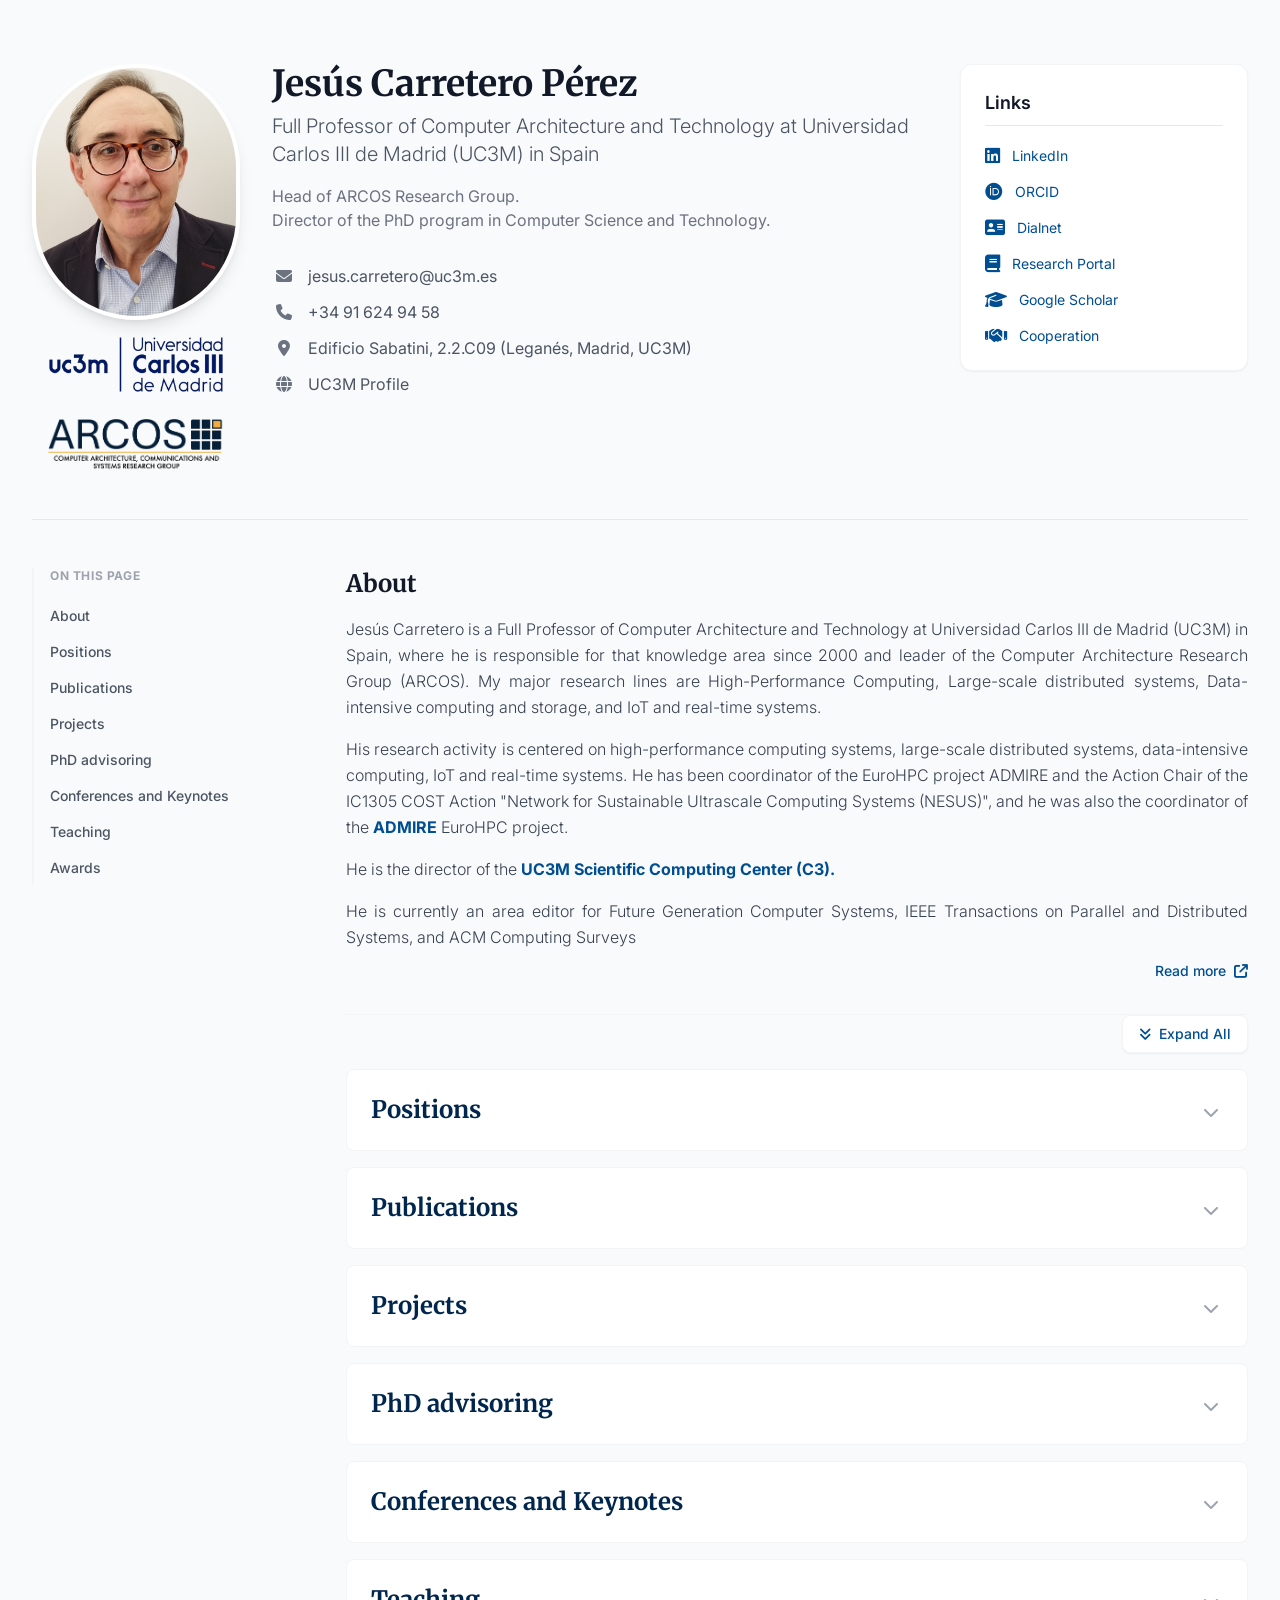
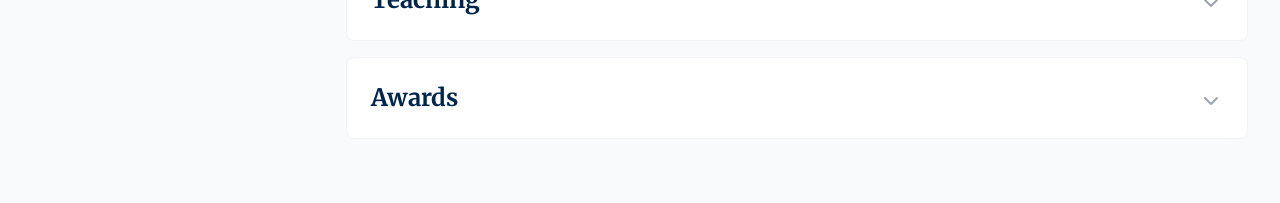
<file: profiles/jesuscarretero/index.html>
<!DOCTYPE html>
<html lang="en">

<head>
  <meta charset="UTF-8">
  <meta name="viewport" content="width=device-width, initial-scale=1.0">

  <title>Jesús Carretero Pérez - Profile | ARCOS Research Group</title>

  <link rel="icon" type="image/png" href="/assets/favicon.png">

  <!-- Comment this on production -->
  <!-- <script src="https://cdn.tailwindcss.com"></script>
  <script>
    tailwind.config = {
      theme: {
        extend: {
          fontFamily: {
            sans: ['Inter', 'sans-serif'],
            serif: ['Merriweather', 'serif'],
          },
          colors: {
            brand: {
              50: '#eff6ff',
              600: '#004e92', // Azul corporativo UC3M
              800: '#003366',
              900: '#00264d',
            }
          }
        }
      }
    }
  </script> -->
  <!-- Uncomment and rebuild this on production -->
  <link rel="stylesheet" href="/assets/tailwind/output.css">

  <link
    href="https://fonts.googleapis.com/css2?family=Inter:wght@300;400;500;600&family=Merriweather:wght@300;700&display=swap"
    rel="stylesheet">

  <link rel="stylesheet" href="https://cdnjs.cloudflare.com/ajax/libs/font-awesome/6.4.0/css/all.min.css">

  <script>
    // global objects for this profile.
    window.PROFILE_CONFIG = {
      memberId: "jesuscarretero",
      searchName: "Carretero",  // El nombre que usaremos para filtrar publicaciones
    };
  </script>
  <!-- <script src="/scripts/components.js"></script> -->

</head>

<body class="bg-gray-50 text-gray-800 font-sans antialiased">

  <div id="navbar-container"></div>

  <main class="max-w-7xl mx-auto px-4 sm:px-6 lg:px-8 py-10 sm:py-16 space-y-12">

    <section class="flex flex-col lg:flex-row items-start justify-between gap-10 border-b border-gray-200 pb-12">

      <div class="flex flex-col sm:flex-row items-start gap-8 flex-grow">

        <div class="flex flex-col items-center gap-1 flex-shrink-0 w-52 self-center sm:self-start">
          <img src="/profiles/jesuscarretero/assets/foto-carretero.jpg" alt="Jesús Carretero Pérez"
            class="w-52 h-64 rounded-full border-4 border-white shadow-lg object-cover">

          <div class="flex flex-col items-center justify-center gap-6 w-full mt-2">
            
            <a href="https://www.uc3m.es/home" target="_blank" title="Open the UC3M website."
              class="transition-transform hover:scale-105 block"> <img src="/assets/uc3m.png" alt="Universidad Carlos III de Madrid"
                class="w-48 h-auto object-contain transition duration-300">
            </a>
            
            <a href="https://arcos-uc3m.github.io/" target="_blank" title="Open the ARCOS website."
              class="transition-transform hover:scale-105 block">
              
              <img src="/assets/arcos-2.png" alt="ARCOS Research Group"
                class="w-44 h-auto object-contain transition duration-300">
            </a>

          </div>
        </div>

        <div>
          <h1 class="font-serif text-3xl md:text-4xl font-bold text-gray-900 mb-2 text-center sm:text-left">
            Jesús Carretero Pérez
          </h1>
          <p class="text-xl text-gray-600 font-light mb-4 text-center sm:text-left">
            Full Professor of Computer Architecture and Technology at Universidad Carlos III de Madrid (UC3M) in Spain
          </p>
          <p class="text-base text-gray-500 max-w-xl text-center sm:text-left">
            Head of ARCOS Research Group.
          </p>
          <p class="text-base text-gray-500 max-w-xl text-center sm:text-left">
            Director of the PhD program in Computer Science and Technology.
          </p>

          <div class="flex flex-col gap-3 mt-8">
            <div class="flex items-center gap-3 text-gray-600">
              <i class="fa-solid fa-envelope w-6 text-center text-gray-500"></i>
              <span>jesus.carretero@uc3m.es</span>
            </div>

            <div class="flex items-center gap-3 text-gray-600">
              <i class="fa-solid fa-phone w-6 text-center text-gray-500"></i>
              <span>+34 91 624 94 58</span>
            </div>

            <div class="flex items-center gap-3 text-gray-600">
              <i class="fa-solid fa-location-dot w-6 text-center text-gray-500"></i>
              <span>Edificio Sabatini, 2.2.C09 (Leganés, Madrid, UC3M)</span>
            </div>

            <a target="_blank"
              href="https://www.uc3m.es/ss/Satellite/DeptInformatica/es/DetallePersonalDept/1371330169378/idu-3791"
              class="flex items-center gap-3 text-gray-600 hover:text-brand-600 transition group"
              title="Open the profile at UC3M website.">
              <i class="fa-solid fa-globe w-6 text-center text-gray-500 group-hover:text-brand-600 transition"></i>
              <span class="group-hover:underline">UC3M Profile</span>
            </a>
          </div>
        </div>
      </div>

      <aside class="w-full lg:w-72 bg-white p-6 rounded-xl shadow-sm border border-gray-100 flex-shrink-0">
        <h3 class="text-lg font-semibold text-gray-900 mb-5 border-b pb-2">Links</h3>
        <ul class="space-y-4 text-sm text-gray-700">
          <li class="flex items-center gap-3">
            <i class="fa-brands fa-linkedin text-brand-600 fa-lg"></i>
            <a target="_blank" href="https://www.linkedin.com/in/jesus-carretero-109b1717"
              class="text-brand-600 hover:underline">LinkedIn</a>
          </li>
          <li class="flex items-center gap-3">
            <i class="fa-brands fa-orcid text-brand-600 fa-lg"></i>
            <a href="https://orcid.org/0000-0002-1413-4793" class="text-brand-600 hover:underline"
              target="_blank">ORCID</a>
          </li>
          <li class="flex items-center gap-3">
            <i class="fa-solid fa-address-card text-brand-600 fa-lg"></i>
            <a href="https://dialnet.unirioja.es/servlet/autor?codigo=2292261" class="text-brand-600 hover:underline"
              target="_blank">Dialnet</a>
          </li>
          <li class="flex items-center gap-3">
            <i class="fa-solid fa-book text-brand-600 fa-lg"></i>
            <a href="https://researchportal.uc3m.es/display/inv16920" class="text-brand-600 hover:underline"
              target="_blank">Research Portal</a>
          </li>
          <li class="flex items-center gap-3">
            <i class="fa-solid fa-graduation-cap text-brand-600 fa-lg"></i>
            <a href="https://scholar.google.com/citations?user=kSQoV-sAAAAJ&hl=es"
              class="text-brand-600 hover:underline" target="_blank">Google Scholar</a>
          </li>
          <li class="flex items-center gap-3">
            <i class="fa-solid fa-handshake text-brand-600 fa-lg"></i>
            <a href="https://researchportal.uc3m.es/vis/author-network/inv16920" class="text-brand-600 hover:underline"
              target="_blank">Cooperation</a>
          </li>
        </ul>
      </aside>

    </section>

    <div class="mt-12 grid grid-cols-1 lg:grid-cols-4 gap-10 items-start">

      <aside class="hidden lg:block col-span-1 sticky top-8">
        <nav class="flex flex-col gap-1 border-l-2 border-gray-100 pl-4">
          <h3 class="text-xs font-bold text-gray-400 uppercase tracking-wider mb-3">On this page</h3>

          <a href="#about"
            class="sidebar-link text-sm text-gray-600 hover:text-brand-600 hover:border-brand-600 -ml-[18px] border-l-2 border-transparent pl-4 py-1.5 transition-all font-medium">About</a>
          <a href="#positions"
            class="sidebar-link text-sm text-gray-600 hover:text-brand-600 hover:border-brand-600 -ml-[18px] border-l-2 border-transparent pl-4 py-1.5 transition-all font-medium">Positions</a>
          <a href="#publications"
            class="sidebar-link text-sm text-gray-600 hover:text-brand-600 hover:border-brand-600 -ml-[18px] border-l-2 border-transparent pl-4 py-1.5 transition-all font-medium">Publications</a>
          <a href="#projects"
            class="sidebar-link text-sm text-gray-600 hover:text-brand-600 hover:border-brand-600 -ml-[18px] border-l-2 border-transparent pl-4 py-1.5 transition-all font-medium">Projects</a>
          <a href="#phd-thesis"
            class="sidebar-link text-sm text-gray-600 hover:text-brand-600 hover:border-brand-600 -ml-[18px] border-l-2 border-transparent pl-4 py-1.5 transition-all font-medium">PhD
            advisoring</a>
          <a href="#conferences"
            class="sidebar-link text-sm text-gray-600 hover:text-brand-600 hover:border-brand-600 -ml-[18px] border-l-2 border-transparent pl-4 py-1.5 transition-all font-medium">Conferences
            and Keynotes</a>
          <a href="#teaching"
            class="sidebar-link text-sm text-gray-600 hover:text-brand-600 hover:border-brand-600 -ml-[18px] border-l-2 border-transparent pl-4 py-1.5 transition-all font-medium">Teaching</a>
          <a href="#awards"
            class="sidebar-link text-sm text-gray-600 hover:text-brand-600 hover:border-brand-600 -ml-[18px] border-l-2 border-transparent pl-4 py-1.5 transition-all font-medium">Awards</a>
        </nav>
      </aside>

      <div class="lg:col-span-3">

        <section id="about" class="scroll-mt-12 mb-8">
          <h2 class="text-2xl font-serif font-bold text-gray-900 mb-4">About</h2>
          <div class="prose prose-brand max-w-none text-gray-700 font-light leading-relaxed text-justify">
            <p class="mt-4">
              Jesús Carretero is a Full Professor of Computer Architecture and Technology at Universidad Carlos III de
              Madrid (UC3M) in Spain, where he is responsible for that knowledge area since 2000 and leader of the
              Computer
              Architecture Research Group (ARCOS).


              My major research lines are High-Performance Computing, Large-scale distributed systems, Data-intensive
              computing and storage, and IoT and real-time systems.
            </p>
            <p class="mt-4">
              His research activity is centered on high-performance computing systems, large-scale distributed systems,
              data-intensive computing, IoT and real-time systems. He has been coordinator of the EuroHPC project ADMIRE
              and the Action Chair of the IC1305 COST Action
              "Network for Sustainable Ultrascale Computing Systems (NESUS)", and he was also the coordinator of
              the <a href="https://admire-eurohpc.eu/" target="_blank" class="text-brand-600 font-bold hover:underline"
                title="Open the ADMIRE project website.">ADMIRE</a> EuroHPC project.
              <!-- <gregar enlace en Admire -->
            </p>
            <p class="mt-4">
              He is the director of the <a href="https://uc3m.es/cai/c3" target="_blank"
                class="text-brand-600 font-bold hover:underline">UC3M Scientific Computing Center (C3).</a>
            </p>
            <p class="mt-4">
              He is currently an area editor for Future Generation Computer Systems, IEEE Transactions on Parallel and
              Distributed Systems, and ACM Computing Surveys
            </p>
          </div>
          <div class="mt-2 text-right">
            <a target="_blank"
              href="https://www.dropbox.com/scl/fi/kue5xo0z4c110qhsq0cqh/Carretero_bio.pdf?rlkey=wnwq3wdeu3xzpgoaf8uoxrjle&st=k4p1wdt9&dl=0"
              class="text-sm font-medium text-brand-600 hover:text-brand-800 transition"
              title="Open full biography (PDF) in a new tab">
              Read more <i class="fa-solid fa-arrow-up-right-from-square ml-1"></i>
            </a>
          </div>
        </section>

        <div class="flex justify-end mb-4 border-t border-gray-100">
          <button id="toggle-all-btn"
            class="text-sm font-medium text-brand-600 hover:text-brand-800 transition flex items-center gap-2 px-4 py-2 bg-white rounded-lg border border-gray-100 shadow-sm hover:shadow-md">
            <i class="fa-solid fa-angles-down"></i>
            <span>Expand All</span>
          </button>
        </div>

        <div class="space-y-4">

          <details id="positions"
            class="group bg-white rounded-lg border border-gray-100 p-6 [&_summary::-webkit-details-marker]:hidden scroll-mt-12">
            <summary class="flex items-center justify-between gap-1.5 text-gray-900 cursor-pointer">
              <h2 class="text-2xl font-serif font-bold text-brand-900">Positions</h2>
              <span class="relative w-5 h-5 flex-shrink-0"><i
                  class="fa-solid fa-chevron-down group-open:-rotate-180 text-gray-400 transition-transform"></i></span>
            </summary>
            <div class="mt-6 text-gray-700 space-y-4 text-justify">
              <p class="text-sm">
                Currently, I am the Director of the PhD Program in Computer Science and Technology and the Master’s in
                Computer Science and Technology at UC3M.
                Regarding research management activities, I have been the Coordinator of the Computer Science project
                evaluation area at the State Research Agency (AEI) from 2020 to 2025, and Coordinator of the Doctoral
                Commission for the Engineering and Architecture branch at the Andalusian Knowledge Agency from 2015 to
                2019.
              </p>
              <p class="text-sm">
                With respect to academic management, I served as Director of the Computer Engineering Degree at UC3M and
                First Deputy Director of the School of Engineering (EPS) at UC3M between 2006 and 2012. During this
                period, I actively participated in the Conference of Deans of Computer Engineering to define
                undergraduate and master’s degree programs in Computer Engineering adapted to the Bologna Process.
              </p>
            </div>
            <div class="mt-6 text-gray-700 space-y-4">
              <div class="mt-6 pt-4 border-t border-gray-100 text-right">
                <a target="_blank"
                  href="https://www.dropbox.com/scl/fi/jq2twiwbuskz6txpj6rmh/CV_Carretero_2026-positions.pdf?rlkey=n3iq3pvhg9i56nd5oa4rhzhvt&st=ttkebjkb&dl=0"
                  class="text-sm font-medium text-brand-600 hover:text-brand-800 transition">
                  Read more <i class="fa-solid fa-arrow-up-right-from-square ml-1"
                    title="Open full information (PDF) in a new tab."></i>
                </a>
              </div>
            </div>
          </details>


          <details id="publications"
            class="group bg-white rounded-lg border border-gray-100 p-6 [&_summary::-webkit-details-marker]:hidden scroll-mt-12">
            <summary class="flex items-center justify-between gap-1.5 text-gray-900 cursor-pointer">
              <h2 class="text-2xl font-serif font-bold text-brand-900">Publications</h2>
              <span class="relative w-5 h-5 flex-shrink-0"><i
                  class="fa-solid fa-chevron-down group-open:-rotate-180 text-gray-400 transition-transform"></i></span>
            </summary>

            <div id="publications-list" class="mt-6 flex flex-col gap-4">
              <p class="text-gray-400 italic">Loading publications...</p>
            </div>

            <div class="mt-6 pt-4 border-t border-gray-100 text-right">
              <a target="_blank" href="https://researchportal.uc3m.es/display/inv16920?webuc3m=1&tab=publications"
                class="text-sm font-medium text-brand-600 hover:text-brand-800 transition"
                title="Open the UC3M Research Portal in a new tab">
                View all publications <i class="fa-solid fa-arrow-up-right-from-square ml-1"></i>
              </a>
            </div>
          </details>

          <details id="projects"
            class="group bg-white rounded-lg border border-gray-100 p-6 [&_summary::-webkit-details-marker]:hidden scroll-mt-12">
            <summary class="flex items-center justify-between gap-1.5 text-gray-900 cursor-pointer">
              <h2 class="text-2xl font-serif font-bold text-brand-900">Projects</h2>
              <span class="relative w-5 h-5 flex-shrink-0"><i
                  class="fa-solid fa-chevron-down group-open:-rotate-180 text-gray-400 transition-transform"></i></span>
            </summary>
            <div class="mt-6 text-gray-700 space-y-4 text-justify">
              <!-- <p class="text-sm">List of projects...</p> -->
              <!-- <iframe src="https://researchportal.uc3m.es/display/inv16920?webuc3m=1&tab=projects#show%20more%20content"></iframe> -->
              I have worked as principal research on multiple national and international projects like ADMIRE, Expand,
              SCIOT.
              <div class="mt-6 pt-4 border-t border-gray-100 text-right">
                <a target="_blank"
                  href="https://researchportal.uc3m.es/display/inv16920?webuc3m=1&tab=projects#show%20more%20content"
                  class="text-sm font-medium text-brand-600 hover:text-brand-800 transition">
                  View all projects <i class="fa-solid fa-arrow-up-right-from-square ml-1"
                    title="Open the UC3M Research Portal in a new tab"></i>
                </a>
              </div>
            </div>
          </details>

          <details id="phd-thesis"
            class="group bg-white rounded-lg border border-gray-100 p-6 [&_summary::-webkit-details-marker]:hidden scroll-mt-12">
            <summary class="flex items-center justify-between gap-1.5 text-gray-900 cursor-pointer">
              <h2 class="text-2xl font-serif font-bold text-brand-900">
                PhD advisoring
              </h2>
              <span class="relative w-5 h-5 flex-shrink-0">
                <i class="fa-solid fa-chevron-down group-open:-rotate-180 text-gray-400 transition-transform"></i>
              </span>
            </summary>
            <div class="mt-6 text-gray-700 space-y-6">

              <!-- <div class="mb-6">
                <label for="filter-phd-year" class="block text-sm font-medium text-gray-700 mb-1">Filter by
                  Year:</label>
                <div class="flex items-center gap-3">
                  <select id="filter-phd-year"
                    class="bg-gray-50 border border-gray-300 text-gray-900 text-sm rounded-lg focus:ring-brand-600 focus:border-brand-600 block w-full sm:w-64 p-2.5 transition appearance-none cursor-pointer">
                    <option value="all">All Years</option>
                  </select>

                  <button id="clear-year-filter"
                    class="hidden flex items-center gap-2 px-3 py-2.5 text-sm font-medium text-gray-500 bg-white border border-gray-300 rounded-lg hover:bg-gray-50 hover:text-red-600 hover:border-red-200 transition"
                    title="Clear filter">
                    <i class="fa-solid fa-xmark"></i>
                    <span class="hidden sm:inline">Clear</span>
                  </button>
                </div>
              </div> -->

              <ul id="phd-graduated-list" class="list-decimal list-inside space-y-4 text-sm ">
                <li class="text-gray-400 italic list-none" id="loading-msg">Loading students...</li>
              </ul>

              <p id="no-phd-results" class="hidden text-sm text-red-500 italic mt-4">
                No thesis found for the selected criteria.
              </p>

            </div>
            <div class="mt-6 pt-4 border-t border-gray-100 text-right">
              <a target="_blank"
                href="https://e-archivo.uc3m.es/search?scope=cc71bb4c-3d65-4232-b37c-92f67466fdd9&query=carretero&spc.page=1&f.advisor=Carretero%20P%C3%A9rez,%20Jes%C3%BAs,equals&spc.sf=dc.date.issued&spc.sd=DESC"
                class="text-sm font-medium text-brand-600 hover:text-brand-800 transition">
                View all thesis <i class="fa-solid fa-arrow-up-right-from-square ml-1"
                  title="Open the UC3M e-archivo in a new tab"></i>
              </a>
            </div>
          </details>

          <details id="conferences"
            class="group bg-white rounded-lg border border-gray-100 p-6 [&_summary::-webkit-details-marker]:hidden scroll-mt-12">
            <summary class="flex items-center justify-between gap-1.5 text-gray-900 cursor-pointer">
              <h2 class="text-2xl font-serif font-bold text-brand-900">Conferences and Keynotes</h2>
              <span class="relative w-5 h-5 flex-shrink-0"><i
                  class="fa-solid fa-chevron-down group-open:-rotate-180 text-gray-400 transition-transform"></i></span>
            </summary>
            <!-- Conferences organization -->
            <!-- <h2 class="text-2xl font-serif text-brand-900"> -->
            <div class="mt-6 text-gray-700 space-y-4 text-justify">
              <p class="text-sm">
                I have organized at least 40 workshops and conferences, including major international events such as
                IEEE HPCC, CCGrid, and EuroPar, often as General Chair. I will organize SBAC-PAD 2026 in Madrid.
              <div class="mt-6 pt-4 border-t border-gray-100 text-right">
                <a target="_blank"
                  href="https://www.dropbox.com/scl/fi/py9yj23poxl657i9g1k34/CV_Carretero_conferences.pdf?rlkey=ou2ml7ip3v56leyjh548lgjks&st=ep4yyuly&dl=0"
                  class="text-sm font-medium text-brand-600 hover:text-brand-800 transition">
                  Conferences organized <i class="fa-solid fa-arrow-up-right-from-square ml-1"
                    title="Open full information (PDF) in a new tab."></i>
                </a>
              </div>
            </div>
            <!-- </h2> -->
            <!-- Conferences organized</h2> -->
            <!-- <div class="mt-6 text-gray-700 space-y-4">
              <div class="mt-6 pt-4 border-t border-gray-100 text-right">
                <a target="_blank"
                  href="https://www.dropbox.com/scl/fi/6x9f6z96himgsnwgdu9c0/CV_Carretero_teaching.pdf?rlkey=uxz38wbijohdm5u1apjnremwz&st=jhea2w4g&dl=0"
                  class="text-sm font-medium text-brand-600 hover:text-brand-800 transition">
                  Read more <i class="fa-solid fa-arrow-right ml-1"></i>
                </a>
              </div> -->
            <!-- </div> -->
            <!-- Inviter speakers -->
            <!-- <div class="mt-6 text-gray-700 space-y-4">
              <div class="mt-6 pt-4 border-t border-gray-100 text-right">
                <a target="_blank"
                  href="https://www.dropbox.com/scl/fi/6x9f6z96himgsnwgdu9c0/CV_Carretero_teaching.pdf?rlkey=uxz38wbijohdm5u1apjnremwz&st=jhea2w4g&dl=0"
                  class="text-sm font-medium text-brand-600 hover:text-brand-800 transition">
                  Read more <i class="fa-solid fa-arrow-right ml-1"></i>
                </a>
              </div>
            </div> -->
            <!-- <h2 class="font-serif text-brand-900"> -->
            <div class="mt-6 text-gray-700 space-y-4 text-justify">
              <p class="text-sm">
                <!-- I have organized at least 40 workshops and conferences, including major international events such as IEEE HPCC, CCGrid, and EuroPar, often as General Chair. I will organize SBAC-PAD 2026 in Madrid. -->
              <div class="mt-6 pt-4 border-t border-gray-100 text-right">
                <a target="_blank"
                  href="https://www.dropbox.com/scl/fi/788o6bmpdwbf7sh41i62t/CV_Carretero_keynotes.docx?rlkey=5s4c1qmwkph40ol2fyko2mpgv&st=kigtmd3q&dl=0"
                  class="text-sm font-medium text-brand-600 hover:text-brand-800 transition">
                  Invited keynotes <i class="fa-solid fa-arrow-up-right-from-square ml-1"></i>
                </a>
              </div>
            </div>
            <!-- </h2> -->
          </details>

          <details id="teaching"
            class="group bg-white rounded-lg border border-gray-100 p-6 [&_summary::-webkit-details-marker]:hidden scroll-mt-12">
            <summary class="flex items-center justify-between gap-1.5 text-gray-900 cursor-pointer">
              <h2 class="text-2xl font-serif font-bold text-brand-900">Teaching</h2>
              <span class="relative w-5 h-5 flex-shrink-0"><i
                  class="fa-solid fa-chevron-down group-open:-rotate-180 text-gray-400 transition-transform"></i></span>
            </summary>
            <div class="mt-6 text-gray-700 space-y-4 text-justify">
              <p class="text-sm">
                Regarding my teaching activity, I have been the coordinator of the Computer Architecture and Technology
                area at UC3M since 2001. Since 2000, I have coordinated the Operating Systems course in the Computer
                Engineering degree at UC3M, and I coordinated Real-Time Systems from 2007 to 2017.
              </p>
              <p class="text-sm">
                At the Master's level, I coordinate several courses in the Master’s programs in Computer Engineering,
                Computer Science and Technology, the Official Master’s Degree in Analytical Methods for Massive Data:
                Big Data, and the Master’s in Data Science, all of which are taught in English and attended by students
                of multiple nationalities.
              </p>
              <p class="text-sm">
                During my stay at Northwestern University in Chicago, I taught Master’s-level courses in Electrical
                Engineering. I have also participated in the creation of 8 courses within the UC3M OpenCourseWare
                program, both in Spanish and in English.
                I am also the lead author of the book “Sistemas Operativos: una Visión Aplicada”, currently in its third
                edition and widely used in Spanish and Latin American universities
              </p>
            </div>
            <div class="mt-6 text-gray-700 space-y-4">
              <div class="mt-6 pt-4 border-t border-gray-100 text-right">
                <a target="_blank"
                  href="https://www.dropbox.com/scl/fi/6x9f6z96himgsnwgdu9c0/CV_Carretero_teaching.pdf?rlkey=uxz38wbijohdm5u1apjnremwz&st=jhea2w4g&dl=0"
                  class="text-sm font-medium text-brand-600 hover:text-brand-800 transition">
                  Read more <i class="fa-solid fa-arrow-up-right-from-square ml-1"
                    title="Open full information (PDF) in a new tab."></i>
                </a>
              </div>
            </div>
          </details>

          <details id="awards"
            class="group bg-white rounded-lg border border-gray-100 p-6 [&_summary::-webkit-details-marker]:hidden scroll-mt-12">
            <summary class="flex items-center justify-between gap-1.5 text-gray-900 cursor-pointer">
              <h2 class="text-2xl font-serif font-bold text-brand-900">Awards</h2>
              <span class="relative w-5 h-5 flex-shrink-0"><i
                  class="fa-solid fa-chevron-down group-open:-rotate-180 text-gray-400 transition-transform"></i></span>
            </summary>
            <div class="mt-6 text-gray-700 space-y-4 text-justify">
              <p class="text-sm">Service list...</p>
            </div>
            <div class="mt-6 text-gray-700 space-y-4">
              <div class="mt-6 pt-4 border-t border-gray-100 text-right">
                <a target="_blank"
                  href="https://www.dropbox.com/scl/fi/are73g8xzqbrmxovqffg1/CV_Carretero_awards.pdf?rlkey=deex3x4b5fwm9hb8df62io0rz&st=o3zly5et&dl=0"
                  class="text-sm font-medium text-brand-600 hover:text-brand-800 transition">
                  Read more <i class="fa-solid fa-arrow-up-right-from-square ml-1"
                    title="Open full information (PDF) in a new tab."></i>
                </a>
              </div>
            </div>
          </details>



          <!-- <a href="/members.html"
            class="inline-flex items-center gap-2 text-sm text-gray-500 hover:text-brand-600 mt-12 transition">
            <i class="fa-solid fa-arrow-left"></i>
            Back to Members
          </a> -->

  </main>

  <div id="footer-container"></div>

</body>

<script src="/profiles/scripts/phd-students-loader.js"></script>
<script src="/profiles/scripts/menu.js"></script>
<script src="/profiles/scripts/sections-loader.js"></script>

</html>
</file>
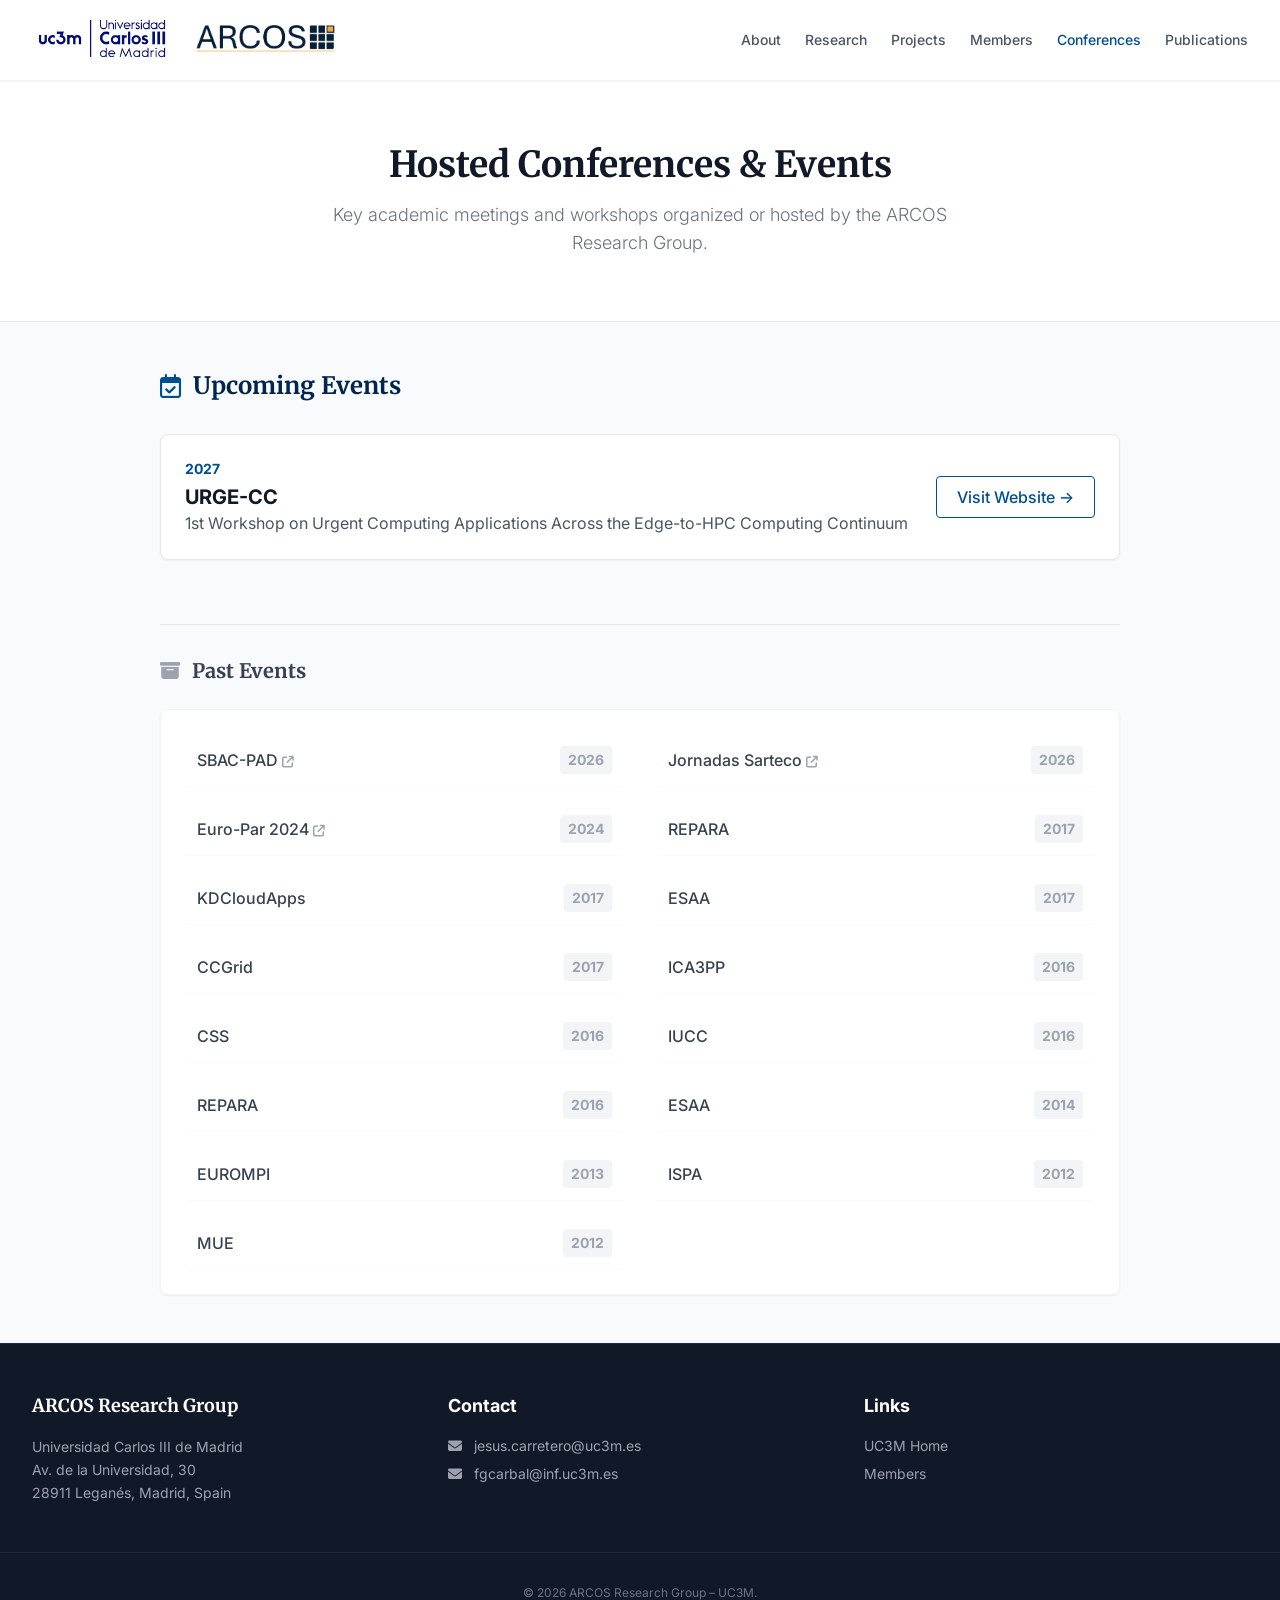
<file: conferences.html>
<!DOCTYPE html>
<html lang="es">

<head>
  <meta charset="UTF-8">
  <meta name="viewport" content="width=device-width, initial-scale=1.0">
  <title>Conferences | ARCOS Research Group</title>

  <link rel="icon" type="image/png" href="/assets/favicon.png">
  <!-- <script src="https://cdn.tailwindcss.com"></script> -->
  <link rel="stylesheet" href="/assets/tailwind/output.css">

  <link
    href="https://fonts.googleapis.com/css2?family=Inter:wght@300;400;500;600&family=Merriweather:wght@300;700&display=swap"
    rel="stylesheet">

  <link rel="stylesheet" href="https://cdnjs.cloudflare.com/ajax/libs/font-awesome/6.4.0/css/all.min.css">

  <script src="scripts/components.js"></script>

</head>

<body class="bg-gray-50 text-gray-800 font-sans antialiased">

  <div id="navbar-container"></div>

  <header class="bg-white border-b border-gray-200">
    <div class="max-w-5xl mx-auto py-16 px-4 sm:px-6 lg:px-8 text-center">
      <h1 class="font-serif text-3xl md:text-4xl font-bold text-gray-900 mb-4">
        Hosted Conferences & Events
      </h1>
      <p class="max-w-2xl mx-auto text-lg text-gray-500 font-light">
        Key academic meetings and workshops organized or hosted by the ARCOS Research Group.
      </p>
    </div>
  </header>

  <main class="max-w-5xl mx-auto px-4 sm:px-6 lg:px-8 py-12">
    <section class="mb-16">
      <h2 class="text-2xl font-serif font-bold text-brand-900 mb-8 flex items-center gap-3">
        <i class="fa-regular fa-calendar-check text-brand-600"></i> Upcoming Events
      </h2>
      <!-- Dynamic Container for Upcoming Conferences -->
      <div id="upcoming-conferences-container" class="grid grid-cols-1 gap-6">
        <!-- Content injected by script -->
      </div>
    </section>

    <section>
      <h2 class="text-xl font-serif font-bold text-gray-700 mb-6 flex items-center gap-3 border-t border-gray-200 pt-8">
        <i class="fa-solid fa-box-archive text-gray-400"></i> Past Events
      </h2>
      <div class="bg-white rounded-lg border border-gray-100 shadow-sm p-6">
        <!-- Dynamic Container for Past Conferences -->
        <div id="past-conferences-container" class="grid grid-cols-1 md:grid-cols-2 gap-y-4 gap-x-8">
          <!-- Content injected by script -->
        </div>
      </div>
    </section>
  </main>

  <div id="footer-container"></div>

  <!-- Add the script tag right before the closing body tag -->
  <script src="scripts/conferences.js"></script>
</body>

</html>
</file>
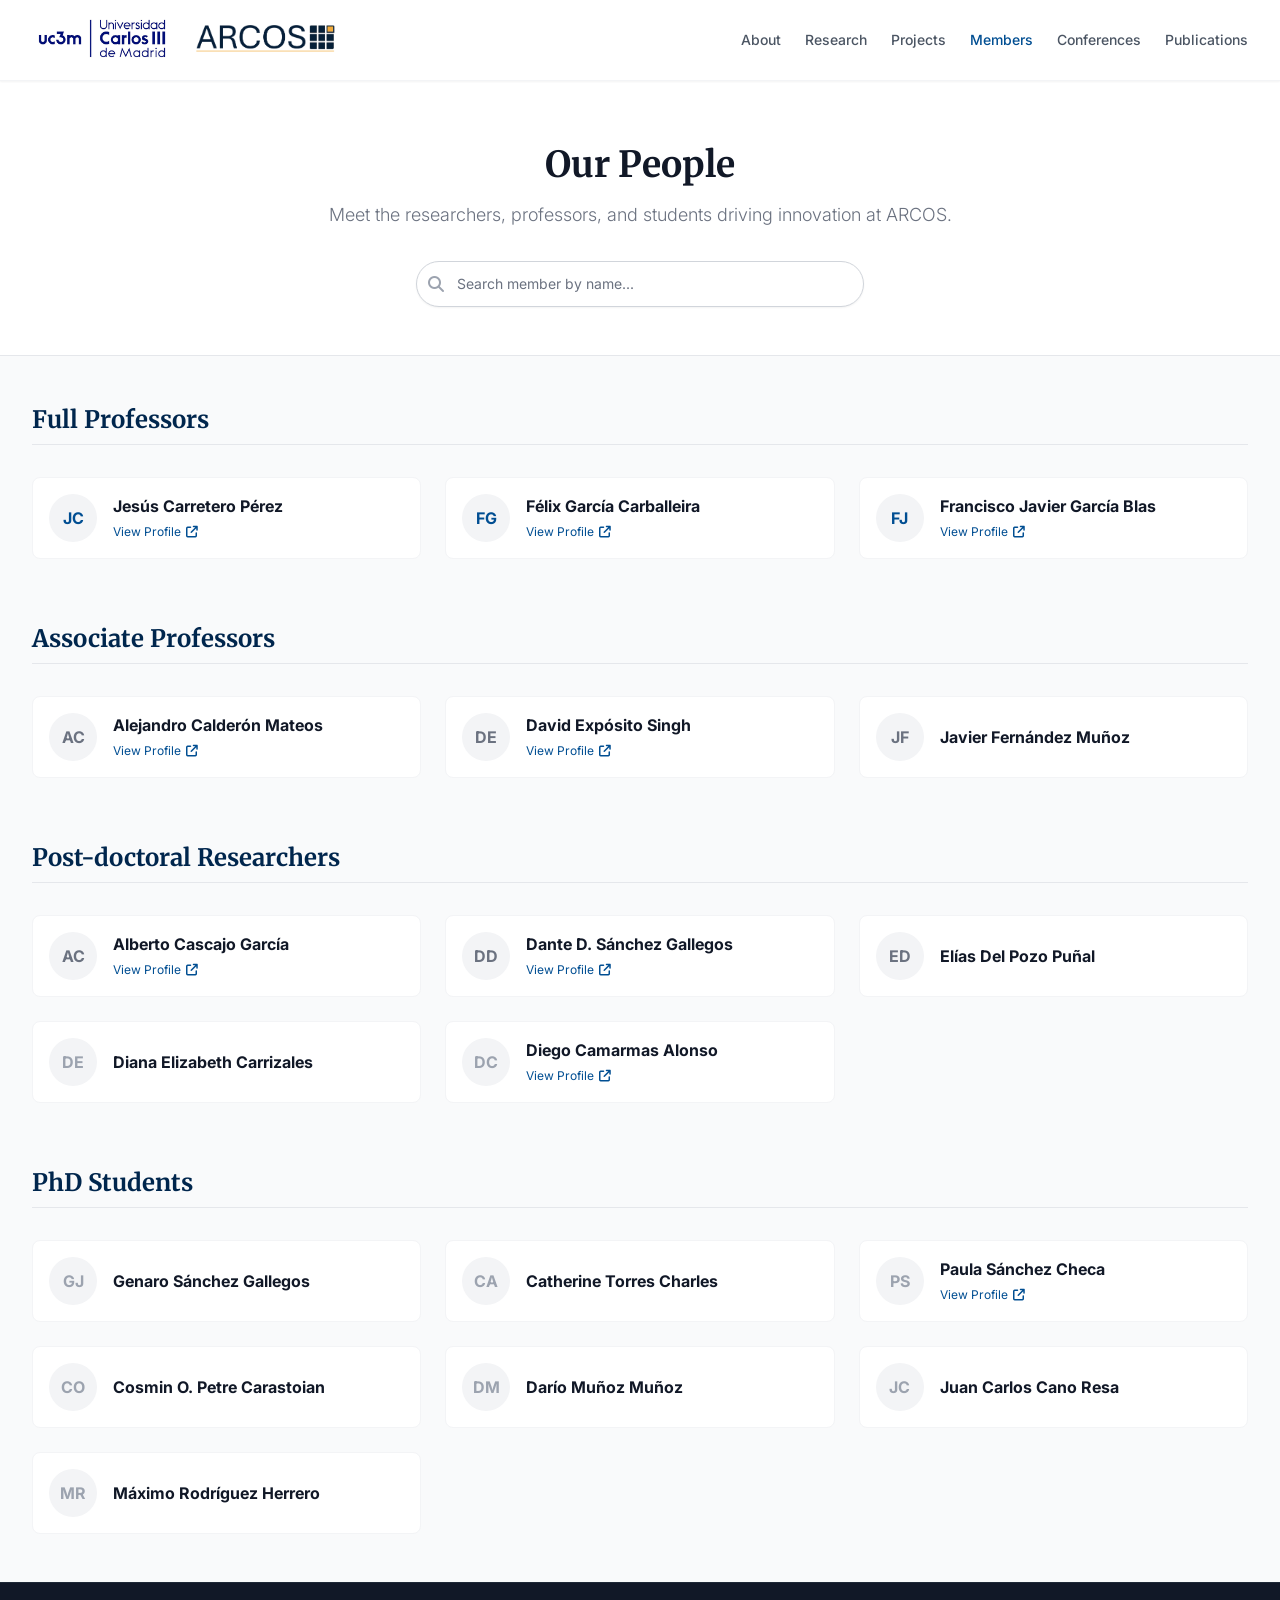
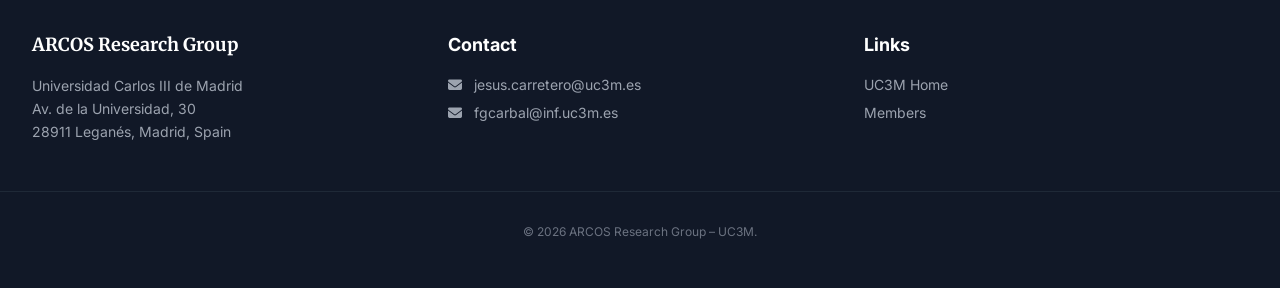
<file: members.html>
<!DOCTYPE html>
<html lang="es">

<head>
  <meta charset="UTF-8">
  <meta name="viewport" content="width=device-width, initial-scale=1.0">
  <title>Members | ARCOS Research Group</title>
  
  <link rel="icon" type="image/png" href="/assets/favicon.png">
  <!-- <script src="https://cdn.tailwindcss.com"></script> -->
  <link rel="stylesheet" href="/assets/tailwind/output.css">

  <link
    href="https://fonts.googleapis.com/css2?family=Inter:wght@300;400;500;600&family=Merriweather:wght@300;700&display=swap"
    rel="stylesheet">

  <link rel="stylesheet" href="https://cdnjs.cloudflare.com/ajax/libs/font-awesome/6.4.0/css/all.min.css">

  <script src="scripts/components.js"></script>

</head>

<body class="bg-gray-50 text-gray-800 font-sans antialiased">

  <div id="navbar-container"></div>

  <header class="bg-white border-b border-gray-200 pb-12">
    <div class="max-w-7xl mx-auto pt-16 px-4 sm:px-6 lg:px-8 text-center">
      <h1 class="font-serif text-3xl md:text-4xl font-bold text-gray-900 mb-4">
        Our People
      </h1>
      <p class="max-w-2xl mx-auto text-lg text-gray-500 font-light mb-8">
        Meet the researchers, professors, and students driving innovation at ARCOS.
      </p>

      <div class="max-w-md mx-auto relative">
        <div class="absolute inset-y-0 left-0 pl-3 flex items-center pointer-events-none">
          <i class="fa-solid fa-magnifying-glass text-gray-400"></i>
        </div>
        <input type="text" id="searchInput"
          class="block w-full pl-10 pr-3 py-3 border border-gray-300 rounded-full leading-5 bg-white placeholder-gray-500 focus:outline-none focus:placeholder-gray-400 focus:border-brand-600 focus:ring-1 focus:ring-brand-600 sm:text-sm shadow-sm transition"
          placeholder="Search member by name..." autocomplete="off">
      </div>
    </div>
  </header>

  <main class="max-w-7xl mx-auto px-4 sm:px-6 lg:px-8 py-12 space-y-16" id="membersContainer">

    <section class="member-section">
      <h2 class="text-2xl font-serif font-bold text-brand-900 mb-8 border-b border-gray-200 pb-2">
        Full Professors
      </h2>
      <div class="grid grid-cols-1 md:grid-cols-2 lg:grid-cols-3 gap-6">

        <div
          class="member-item flex items-center p-4 bg-white rounded-lg border border-gray-100 hover:border-brand-300 transition">
          <div
            class="w-12 h-12 rounded-full bg-gray-100 flex items-center justify-center text-brand-600 font-bold mr-4 flex-shrink-0">
            JC
          </div>
          <div>
            <h4 class="font-bold text-gray-900 member-name">Jesús Carretero Pérez</h4>
            <!-- <p class="text-sm text-gray-500">Full Professor</p> -->
            <!-- 
            <a target="_blank" href="https://www.uc3m.es/ss/Satellite/DeptInformatica/es/DetallePersonalDept/1371330169378/idu-3791" 
            -->
            <a href="profiles/jesuscarretero" class="text-xs text-brand-600 hover:underline mt-1 inline-block">View
              Profile <i class="fa-solid fa-arrow-up-right-from-square ml-0.5"></i></a>
          </div>
        </div>

        <div
          class="member-item flex items-center p-4 bg-white rounded-lg border border-gray-100 hover:border-brand-300 transition">
          <div
            class="w-12 h-12 rounded-full bg-gray-100 flex items-center justify-center text-brand-600 font-bold mr-4 flex-shrink-0">
            FG
          </div>
          <div>
            <h4 class="font-bold text-gray-900 member-name">Félix García Carballeira</h4>
            <!-- <p class="text-sm text-gray-500">Full Professor</p> -->
            <a target="_blank"
              href="https://www.uc3m.es/ss/Satellite/DeptInformatica/es/DetallePersonalDept/1371330169378/idu-3167"
              target="_blank" class="text-xs text-brand-600 hover:underline mt-1 inline-block">View Profile <i
                class="fa-solid fa-arrow-up-right-from-square ml-0.5"></i></a>
          </div>
        </div>

        <div
          class="member-item flex items-center p-4 bg-white rounded-lg border border-gray-100 hover:border-brand-300 transition">
          <div
            class="w-12 h-12 rounded-full bg-gray-100 flex items-center justify-center text-brand-600 font-bold mr-4 flex-shrink-0">
            FJ
          </div>
          <div>
            <h4 class="font-bold text-gray-900 member-name">Francisco Javier García Blas</h4>
            <!-- <p class="text-sm text-gray-500">Full Professor</p> -->
            <a target="_blank"
              href="profiles/javiergarciablas"
              target="_blank" class="text-xs text-brand-600 hover:underline mt-1 inline-block">View Profile <i
                class="fa-solid fa-arrow-up-right-from-square ml-0.5"></i></a>
          </div>
        </div>

      </div>
    </section>

    <section class="member-section">
      <h2 class="text-2xl font-serif font-bold text-brand-900 mb-8 border-b border-gray-200 pb-2">
        Associate Professors
      </h2>
      <div class="grid grid-cols-1 md:grid-cols-2 lg:grid-cols-3 gap-6">
        <div
          class="member-item flex items-center p-4 bg-white rounded-lg border border-gray-100 hover:border-brand-300 transition">
          <div
            class="w-12 h-12 rounded-full bg-gray-100 flex items-center justify-center text-gray-500 font-bold mr-4 flex-shrink-0">
            AC
          </div>
          <div>
            <h4 class="font-bold text-gray-900 member-name">Alejandro Calderón Mateos</h4>
            <!-- <p class="text-sm text-gray-500">Associate Professor</p> -->
            <a target="_blank"
              href="https://www.uc3m.es/ss/Satellite/DeptInformatica/es/DetallePersonalDept/1371330169576/idu-4000"
              target="_blank" class="text-xs text-brand-600 hover:underline mt-1 inline-block">View Profile <i
                class="fa-solid fa-arrow-up-right-from-square ml-0.5"></i></a>
          </div>
        </div>
        <div
          class="member-item flex items-center p-4 bg-white rounded-lg border border-gray-100 hover:border-brand-300 transition">
          <div
            class="w-12 h-12 rounded-full bg-gray-100 flex items-center justify-center text-gray-500 font-bold mr-4 flex-shrink-0">
            DE
          </div>
          <div>
            <h4 class="font-bold text-gray-900 member-name">David Expósito Singh</h4>
            <a target="_blank"
              href="https://epigraph.uc3m.es/128-2/"
              target="_blank" class="text-xs text-brand-600 hover:underline mt-1 inline-block">View Profile <i
                class="fa-solid fa-arrow-up-right-from-square ml-0.5"></i></a>
          </div>
        </div>
        <div
          class="member-item flex items-center p-4 bg-white rounded-lg border border-gray-100 hover:border-brand-300 transition">
          <div
            class="w-12 h-12 rounded-full bg-gray-100 flex items-center justify-center text-gray-500 font-bold mr-4 flex-shrink-0">
            JF
          </div>
          <div>
            <h4 class="font-bold text-gray-900 member-name">Javier Fernández Muñoz</h4>
            <!-- <p class="text-sm text-gray-500">Associate Professor</p> -->
          </div>
        </div>
      </div>
    </section>

    <section class="member-section">
      <h2 class="text-2xl font-serif font-bold text-brand-900 mb-8 border-b border-gray-200 pb-2">
        Post-doctoral Researchers
      </h2>
      <div class="grid grid-cols-1 md:grid-cols-2 lg:grid-cols-3 gap-6">
        <div
          class="member-item flex items-center p-4 bg-white rounded-lg border border-gray-100 hover:border-brand-300 transition">
          <div
            class="w-12 h-12 rounded-full bg-gray-100 flex items-center justify-center text-gray-500 font-bold mr-4 flex-shrink-0">
            AC
          </div>
          <div>
            <h4 class="font-bold text-gray-900 member-name">Alberto Cascajo García</h4>
            <!-- <p class="text-sm text-gray-500">Post-doctoral Researcher</p> -->
            <a target="_blank"
              href="https://www.uc3m.es/ss/Satellite/DeptInformatica/es/DetallePersonalDept/1371330171644/idu-20197"
              class="text-xs text-brand-600 hover:underline mt-1 inline-block">View Profile <i
                class="fa-solid fa-arrow-up-right-from-square ml-0.5"></i></a>
          </div>
        </div>
        <div
          class="member-item flex items-center p-4 bg-white rounded-lg border border-gray-100 hover:border-brand-300 transition">
          <div
            class="w-12 h-12 rounded-full bg-gray-100 flex items-center justify-center text-gray-500 font-bold mr-4 flex-shrink-0">
            DD
          </div>
          <div>
            <h4 class="font-bold text-gray-900 member-name">Dante D. Sánchez Gallegos</h4>
            <!-- <p class="text-sm text-gray-500">Post-doctoral Researcher</p> -->
            <a target="_blank"
              href="https://www.uc3m.es/ss/Satellite/DeptInformatica/es/DetallePersonalDept/1371330171644/idu-289541"
              class="text-xs text-brand-600 hover:underline mt-1 inline-block">View Profile <i
                class="fa-solid fa-arrow-up-right-from-square ml-0.5"></i></a>
          </div>
        </div>
        <div
          class="member-item flex items-center p-4 bg-white rounded-lg border border-gray-100 hover:border-brand-300 transition">
          <div
            class="w-12 h-12 rounded-full bg-gray-100 flex items-center justify-center text-gray-500 font-bold mr-4 flex-shrink-0">
            ED
          </div>
          <div>
            <h4 class="font-bold text-gray-900 member-name">Elías Del Pozo Puñal</h4>
            <!-- <p class="text-sm text-gray-500">Post-doctoral Researcher</p> -->
          </div>
        </div>
        
        <div class="member-item flex items-center p-4 bg-white rounded-lg border border-gray-100 hover:border-brand-300 transition">
          <div class="w-12 h-12 rounded-full bg-gray-100 flex items-center justify-center text-gray-400 font-bold mr-4 flex-shrink-0">
            DE
          </div>
          <div>
            <h4 class="font-bold text-gray-900 member-name">Diana Elizabeth Carrizales</h4>
            <!-- <p class="text-sm text-gray-500">Post-doctoral Researcher</p> -->
          </div>
        </div>

        <div class="member-item flex items-center p-4 bg-white rounded-lg border border-gray-100 hover:border-brand-300 transition">
          <div class="w-12 h-12 rounded-full bg-gray-100 flex items-center justify-center text-gray-400 font-bold mr-4 flex-shrink-0">
            DC
          </div>
          <div>
            <h4 class="font-bold text-gray-900 member-name">Diego Camarmas Alonso</h4>
            <!-- <p class="text-sm text-gray-500">Post-doctoral Researcher</p> -->
            <a target="_blank"
              href="https://dcamarmas.github.io"
              class="text-xs text-brand-600 hover:underline mt-1 inline-block">View Profile <i
                class="fa-solid fa-arrow-up-right-from-square ml-0.5"></i></a>
          </div>
        </div>

      </div>
    </section>

    <section class="member-section">
      <h2 class="text-2xl font-serif font-bold text-brand-900 mb-8 border-b border-gray-200 pb-2">
        PhD Students
      </h2>
      <div class="grid grid-cols-1 md:grid-cols-2 lg:grid-cols-3 gap-6">

        <div class="member-item flex items-center p-4 bg-white rounded-lg border border-gray-100 hover:border-brand-300 transition">
          <div class="w-12 h-12 rounded-full bg-gray-100 flex items-center justify-center text-gray-400 font-bold mr-4 flex-shrink-0">
            GJ
          </div>
          <div>
            <h4 class="font-bold text-gray-900 member-name">Genaro Sánchez Gallegos</h4>
            <!-- <p class="text-sm text-gray-500">PhD Student</p> -->
          </div>
        </div>

        <div class="member-item flex items-center p-4 bg-white rounded-lg border border-gray-100 hover:border-brand-300 transition">
          <div class="w-12 h-12 rounded-full bg-gray-100 flex items-center justify-center text-gray-400 font-bold mr-4 flex-shrink-0">
            CA
          </div>
          <div>
            <h4 class="font-bold text-gray-900 member-name">Catherine Torres Charles</h4>
            <!-- <p class="text-sm text-gray-500">PhD Student</p> -->
          </div>
        </div>

        <div class="member-item flex items-center p-4 bg-white rounded-lg border border-gray-100 hover:border-brand-300 transition">
          <div class="w-12 h-12 rounded-full bg-gray-100 flex items-center justify-center text-gray-400 font-bold mr-4 flex-shrink-0">
            PS
          </div>
          <div>
            <h4 class="font-bold text-gray-900 member-name">Paula Sánchez Checa</h4>
            <!-- <p class="text-sm text-gray-500">PhD Student</p> -->
            <a target="_blank"
              href="profiles/paulasan/index.html"
              class="text-xs text-brand-600 hover:underline mt-1 inline-block">View Profile <i
                class="fa-solid fa-arrow-up-right-from-square ml-0.5"></i></a>
          </div>
        </div>

        <div class="member-item flex items-center p-4 bg-white rounded-lg border border-gray-100 hover:border-brand-300 transition">
          <div class="w-12 h-12 rounded-full bg-gray-100 flex items-center justify-center text-gray-400 font-bold mr-4 flex-shrink-0">
            CO
          </div>
          <div>
            <h4 class="font-bold text-gray-900 member-name">Cosmin O. Petre Carastoian</h4>
            <!-- <p class="text-sm text-gray-500">PhD Student</p> -->
          </div>
        </div>

        <div class="member-item flex items-center p-4 bg-white rounded-lg border border-gray-100 hover:border-brand-300 transition">
          <div class="w-12 h-12 rounded-full bg-gray-100 flex items-center justify-center text-gray-400 font-bold mr-4 flex-shrink-0">
            DM
          </div>
          <div>
            <h4 class="font-bold text-gray-900 member-name">Darío Muñoz Muñoz</h4>
            <!-- <p class="text-sm text-gray-500">PhD Student</p> -->
          </div>
        </div>

        <div class="member-item flex items-center p-4 bg-white rounded-lg border border-gray-100 hover:border-brand-300 transition">
          <div class="w-12 h-12 rounded-full bg-gray-100 flex items-center justify-center text-gray-400 font-bold mr-4 flex-shrink-0">
            JC </div>
          <div>
            <h4 class="font-bold text-gray-900 member-name">Juan Carlos Cano Resa</h4>
            <!-- <p class="text-sm text-gray-500">PhD Student</p> -->
          </div>
        </div>

        <div class="member-item flex items-center p-4 bg-white rounded-lg border border-gray-100 hover:border-brand-300 transition">
          <div class="w-12 h-12 rounded-full bg-gray-100 flex items-center justify-center text-gray-400 font-bold mr-4 flex-shrink-0">
            MR </div>
          <div>
            <h4 class="font-bold text-gray-900 member-name">Máximo Rodríguez Herrero</h4>
            <!-- <p class="text-sm text-gray-500">PhD Student</p> -->
          </div>
        </div>

      </div>
    </section>
    <!-- <section class="member-section">
      <h2 class="text-2xl font-serif font-bold text-gray-700 mb-6 border-b border-gray-200 pb-2">
        Tech Manager
      </h2>
      <div class="member-item bg-gray-100 p-6 rounded-lg border border-gray-200 max-w-md">
        <div class="flex items-center gap-3 mb-2">
          <div class="bg-gray-300 rounded-full w-10 h-10 flex items-center justify-center text-gray-600 flex-shrink-0">
            <i class="fa-solid fa-wrench"></i>
          </div>
          <h4 class="font-bold text-gray-900 member-name">Cosmin Octavian</h4>
        </div>
        <p class="text-sm text-gray-600 ml-13">System Administrator & Lab Support</p>
      </div>
    </section> -->

    <div id="noResults" class="hidden text-center py-12">
      <i class="fa-solid fa-user-slash text-4xl text-gray-300 mb-3"></i>
      <p class="text-gray-500">No hemos encontrado miembros con ese nombre.</p>
    </div>

  </main>

  <script>
    document.addEventListener('DOMContentLoaded', () => {
      const searchInput = document.getElementById('searchInput');
      const memberItems = document.querySelectorAll('.member-item');
      const sections = document.querySelectorAll('.member-section');
      const noResultsMsg = document.getElementById('noResults');

      searchInput.addEventListener('input', (e) => {
        const searchTerm = e.target.value.toLowerCase().trim();
        let hasVisibleMembers = false;

        // 1. Filtrar cada miembro individualmente
        memberItems.forEach(item => {
          // Busca el elemento que contiene el nombre (usando la clase member-name que añadimos)
          const nameElement = item.querySelector('.member-name');
          // O si es un li directo, toma todo el texto
          const textToSearch = nameElement ? nameElement.textContent : item.textContent;

          if (textToSearch.toLowerCase().includes(searchTerm)) {
            item.classList.remove('hidden');
            hasVisibleMembers = true;
          } else {
            item.classList.add('hidden');
          }
        });

        // 2. Ocultar secciones vacías
        sections.forEach(section => {
          // Ver si hay items visibles dentro de esta sección
          const visibleItemsInSection = section.querySelectorAll('.member-item:not(.hidden)');
          if (visibleItemsInSection.length === 0) {
            section.classList.add('hidden');
          } else {
            section.classList.remove('hidden');
          }
        });

        // 3. Mostrar mensaje de "No resultados" si todo está oculto
        if (!hasVisibleMembers) {
          noResultsMsg.classList.remove('hidden');
        } else {
          noResultsMsg.classList.add('hidden');
        }
      });
    });
  </script>

  <div id="footer-container"></div>


</body>

</html>
</file>
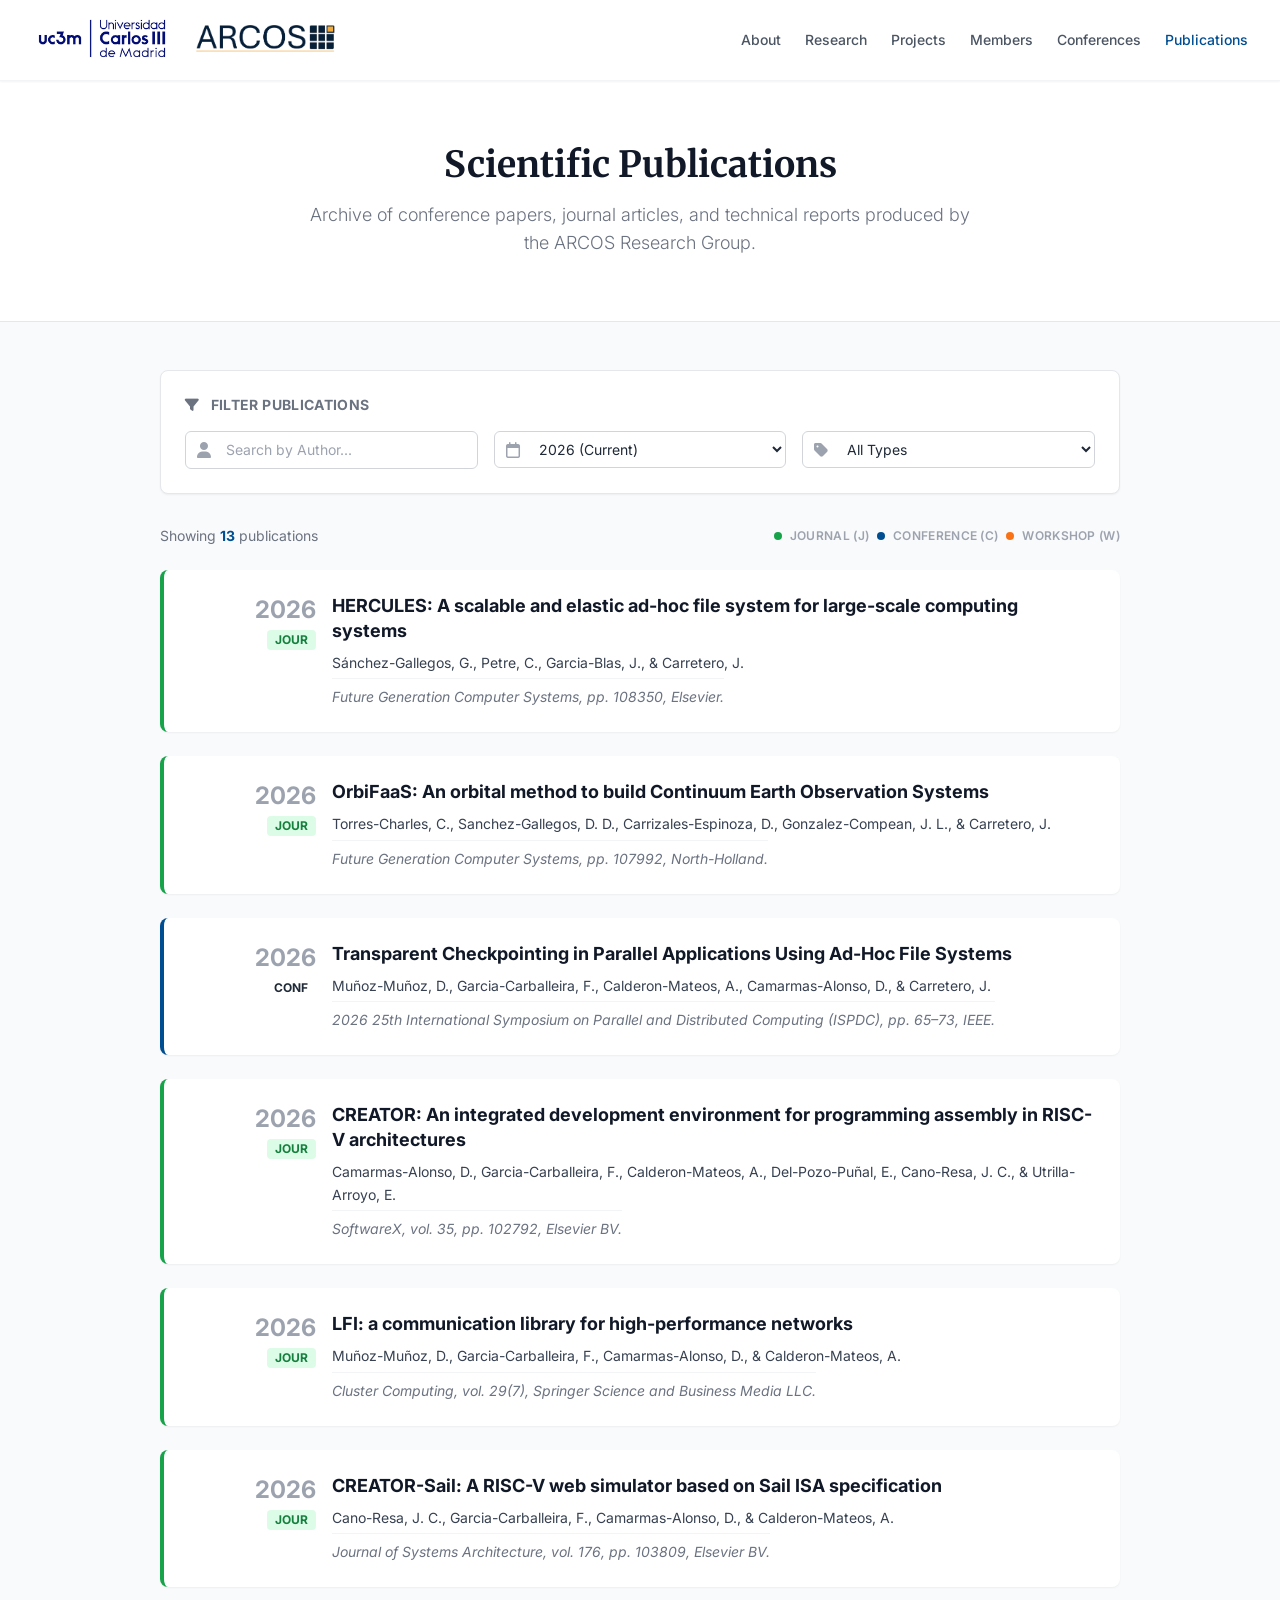
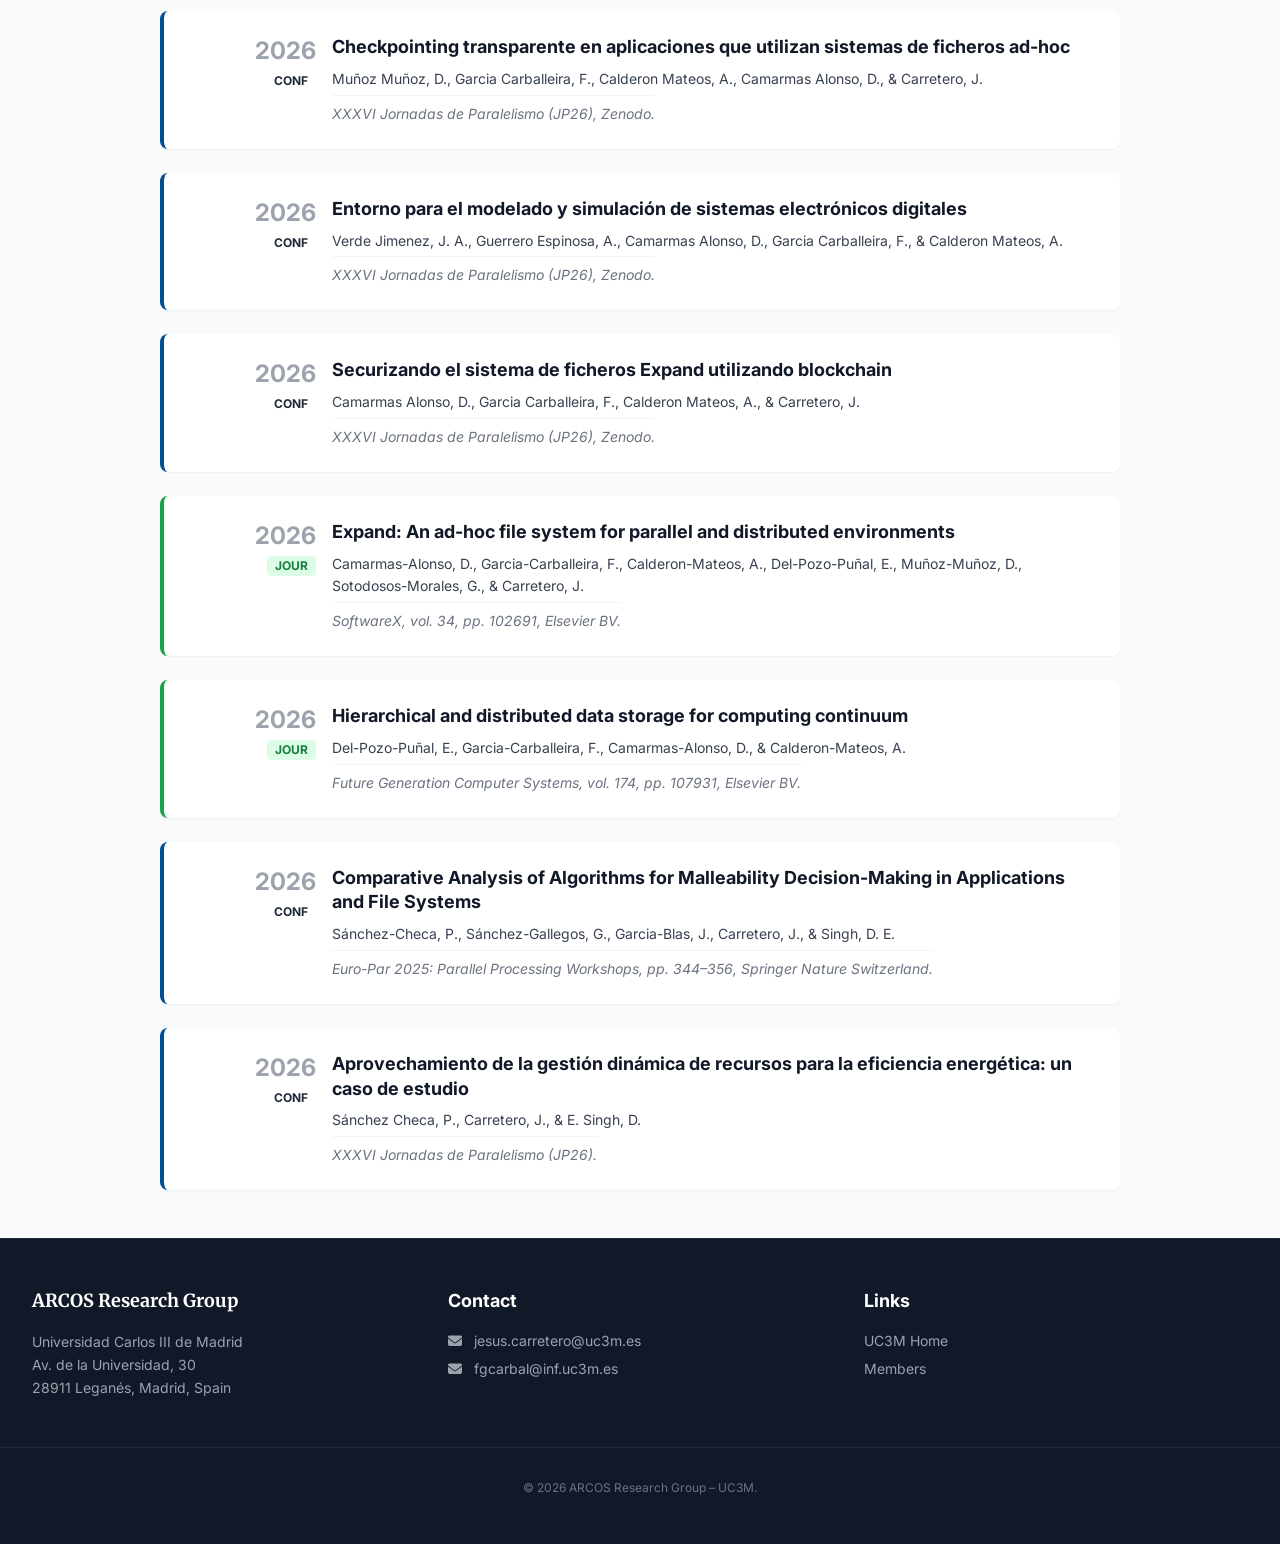
<file: publications.html>
<!DOCTYPE html>
<html lang="es">

<head>
  <meta charset="UTF-8">
  <meta name="viewport" content="width=device-width, initial-scale=1.0">
  <title>Publications | ARCOS Research Group</title>

  <link rel="icon" type="image/png" href="/assets/favicon.png">
  <!-- <script src="https://cdn.tailwindcss.com"></script> -->
  <link rel="stylesheet" href="/assets/tailwind/output.css">

  <link
    href="https://fonts.googleapis.com/css2?family=Inter:wght@300;400;500;600&family=Merriweather:wght@300;700&display=swap"
    rel="stylesheet">

  <link rel="stylesheet" href="https://cdnjs.cloudflare.com/ajax/libs/font-awesome/6.4.0/css/all.min.css">

  <script src="scripts/components.js"></script>

</head>

<body class="bg-gray-50 text-gray-800 font-sans antialiased">

  <div id="navbar-container"></div>

  <header class="bg-white border-b border-gray-200">
    <div class="max-w-5xl mx-auto py-16 px-4 sm:px-6 lg:px-8 text-center">
      <h1 class="font-serif text-3xl md:text-4xl font-bold text-gray-900 mb-4">
        Scientific Publications
      </h1>
      <p class="max-w-2xl mx-auto text-lg text-gray-500 font-light">
        Archive of conference papers, journal articles, and technical reports produced by the ARCOS Research Group.
      </p>
    </div>
  </header>

  <main class="py-12 bg-gray-50">
    <div class="max-w-5xl mx-auto px-4 sm:px-6 lg:px-8">

      <div class="bg-white p-6 rounded-lg shadow-sm border border-gray-200 mb-8">
        <h3 class="text-sm font-bold text-gray-500 uppercase tracking-wide mb-4"><i class="fa-solid fa-filter mr-2"></i>
          Filter Publications</h3>
        <div class="grid grid-cols-1 md:grid-cols-3 gap-4">

          <div class="relative">
            <span class="absolute inset-y-0 left-0 flex items-center pl-3 text-gray-400">
              <i class="fa-solid fa-user"></i>
            </span>
            <input type="text" id="authorSearch" placeholder="Search by Author..."
              class="w-full pl-10 pr-4 py-2 border border-gray-300 rounded-md focus:ring-brand-600 focus:border-brand-600 text-sm">
          </div>

          <div class="relative">
            <span class="absolute inset-y-0 left-0 flex items-center pl-3 text-gray-400">
              <i class="fa-regular fa-calendar"></i>
            </span>
            <select id="yearFilter"
              class="w-full pl-10 pr-4 py-2 border border-gray-300 rounded-md focus:ring-brand-600 focus:border-brand-600 text-sm bg-white">
              <option value="">All Years</option>
            </select>
          </div>

          <div class="relative">
            <span class="absolute inset-y-0 left-0 flex items-center pl-3 text-gray-400">
              <i class="fa-solid fa-tag"></i>
            </span>
            <select id="typeFilter"
              class="w-full pl-10 pr-4 py-2 border border-gray-300 rounded-md focus:ring-brand-600 focus:border-brand-600 text-sm bg-white">
              <option value="">All Types</option>
              <option value="journal">Journal</option>
              <option value="conference">Conference</option>
              <option value="workshop">Workshop</option>
            </select>
          </div>
        </div>
      </div>

      <div class="flex justify-between items-center mb-6">
        <div class="text-sm text-gray-500">
          Showing <span id="countDisplay" class="font-bold text-brand-600">0</span> publications
        </div>
        <div class="flex gap-2 text-xs font-semibold uppercase tracking-wide text-gray-400 hidden sm:flex">
          <div class="flex items-center"><span class="w-2 h-2 rounded-full bg-green-600 mr-2"></span> Journal (J)</div>
          <div class="flex items-center"><span class="w-2 h-2 rounded-full bg-brand-600 mr-2"></span> Conference (C)
          </div>
          <div class="flex items-center"><span class="w-2 h-2 rounded-full bg-orange-500 mr-2"></span> Workshop (W)
          </div>
        </div>
      </div>

      <div class="space-y-6" id="publicationsList">
      </div>

      <div id="noResults" class="hidden text-center py-12">
        <div class="w-16 h-16 bg-gray-100 rounded-full flex items-center justify-center mx-auto mb-4 text-gray-400">
          <i class="fa-solid fa-magnifying-glass text-2xl"></i>
        </div>
        <h3 id="noResultsTitle" class="text-lg font-medium text-gray-900">No matches found</h3>
        <p class="text-gray-500">Try selecting "All Years" to see the full archive.</p>
        <button onclick="resetFilters()" class="mt-4 text-brand-600 hover:text-brand-800 font-medium text-sm">Clear all
          filters</button>
      </div>

    </div>
  </main>
  
  <script src="https://ajax.googleapis.com/ajax/libs/jquery/3.7.1/jquery.min.js"></script>
  <script src="scripts/publications.js"></script>

  <script>
    // Esta función será llamada automáticamente por publications.js al terminar de pintar
    window.initPublicationFilters = function () {
      const authorInput = document.getElementById('authorSearch');
      const yearInput = document.getElementById('yearFilter');
      const typeInput = document.getElementById('typeFilter');
      const publications = document.querySelectorAll('.pub-item');
      const countDisplay = document.getElementById('countDisplay');
      const noResults = document.getElementById('noResults');
      const noResultsTitle = document.getElementById('noResultsTitle');

      // 1. Obtener AÑO ACTUAL del sistema
      const currentSystemYear = new Date().getFullYear().toString();

      // 2. Poblar Dropdown
      const availableYears = Array.from(publications)
        .map(pub => pub.getAttribute('data-year'))
        .filter((value, index, self) => self.indexOf(value) === index) // Únicos
        .sort().reverse(); // Descendente

      // Aseguramos que el año actual aparezca en la lista aunque no tenga papers aún
      if (!availableYears.includes(currentSystemYear)) {
        availableYears.unshift(currentSystemYear);
      }

      yearInput.innerHTML = '<option value="">All Years</option>';
      availableYears.forEach(year => {
        const option = document.createElement('option');
        option.value = year;
        option.textContent = year;
        // Marcamos visualmente el año actual
        if (year === currentSystemYear) {
          option.textContent += " (Current)";
        }
        yearInput.appendChild(option);
      });

      // 3. SELECCIONAR AÑO ACTUAL POR DEFECTO
      yearInput.value = currentSystemYear;

      // 4. Función de Filtrado
      function filterPublications() {
        const authorQuery = authorInput.value.toLowerCase();
        const yearQuery = yearInput.value;
        const typeQuery = typeInput.value;
        let visibleCount = 0;

        publications.forEach(pub => {
          const authors = (pub.getAttribute('data-authors') || '').toLowerCase();
          const year = pub.getAttribute('data-year');
          const type = pub.getAttribute('data-type');

          const matchAuthor = authors.includes(authorQuery);
          const matchYear = yearQuery === "" || year === yearQuery;
          const matchType = typeQuery === "" || type === typeQuery;

          if (matchAuthor && matchYear && matchType) {
            pub.classList.remove('hidden');
            visibleCount++;
          } else {
            pub.classList.add('hidden');
          }
        });

        countDisplay.textContent = visibleCount;

        if (visibleCount === 0) {
          noResults.classList.remove('hidden');
          // Mensaje personalizado para ayudar al usuario
          if (yearQuery === currentSystemYear) {
            noResultsTitle.textContent = `No publications found for ${yearQuery} yet`;
          } else if (yearQuery) {
            noResultsTitle.textContent = `No matches found for ${yearQuery}`;
          } else {
            noResultsTitle.textContent = "No matches found";
          }
        } else {
          noResults.classList.add('hidden');
        }
      }

      // Listeners
      authorInput.addEventListener('input', filterPublications);
      yearInput.addEventListener('change', filterPublications);
      typeInput.addEventListener('change', filterPublications);

      // Reset
      window.resetFilters = function () {
        authorInput.value = "";
        yearInput.value = ""; // Al resetear, volvemos a "Ver todos"
        typeInput.value = "";
        filterPublications();
      };

      // Ejecutar filtro inicial
      filterPublications();
    };

    // Iniciador
    document.addEventListener('DOMContentLoaded', () => {
      if (typeof loadPublications === 'function') {
        loadPublications();
      }
    });
  </script>

  <div id="footer-container"></div>


</body>

</html>
</file>
<file: assets/tailwind/output.css>
*, ::before, ::after {
  --tw-border-spacing-x: 0;
  --tw-border-spacing-y: 0;
  --tw-translate-x: 0;
  --tw-translate-y: 0;
  --tw-rotate: 0;
  --tw-skew-x: 0;
  --tw-skew-y: 0;
  --tw-scale-x: 1;
  --tw-scale-y: 1;
  --tw-pan-x:  ;
  --tw-pan-y:  ;
  --tw-pinch-zoom:  ;
  --tw-scroll-snap-strictness: proximity;
  --tw-gradient-from-position:  ;
  --tw-gradient-via-position:  ;
  --tw-gradient-to-position:  ;
  --tw-ordinal:  ;
  --tw-slashed-zero:  ;
  --tw-numeric-figure:  ;
  --tw-numeric-spacing:  ;
  --tw-numeric-fraction:  ;
  --tw-ring-inset:  ;
  --tw-ring-offset-width: 0px;
  --tw-ring-offset-color: #fff;
  --tw-ring-color: rgb(59 130 246 / 0.5);
  --tw-ring-offset-shadow: 0 0 #0000;
  --tw-ring-shadow: 0 0 #0000;
  --tw-shadow: 0 0 #0000;
  --tw-shadow-colored: 0 0 #0000;
  --tw-blur:  ;
  --tw-brightness:  ;
  --tw-contrast:  ;
  --tw-grayscale:  ;
  --tw-hue-rotate:  ;
  --tw-invert:  ;
  --tw-saturate:  ;
  --tw-sepia:  ;
  --tw-drop-shadow:  ;
  --tw-backdrop-blur:  ;
  --tw-backdrop-brightness:  ;
  --tw-backdrop-contrast:  ;
  --tw-backdrop-grayscale:  ;
  --tw-backdrop-hue-rotate:  ;
  --tw-backdrop-invert:  ;
  --tw-backdrop-opacity:  ;
  --tw-backdrop-saturate:  ;
  --tw-backdrop-sepia:  ;
  --tw-contain-size:  ;
  --tw-contain-layout:  ;
  --tw-contain-paint:  ;
  --tw-contain-style:  ;
}

::backdrop {
  --tw-border-spacing-x: 0;
  --tw-border-spacing-y: 0;
  --tw-translate-x: 0;
  --tw-translate-y: 0;
  --tw-rotate: 0;
  --tw-skew-x: 0;
  --tw-skew-y: 0;
  --tw-scale-x: 1;
  --tw-scale-y: 1;
  --tw-pan-x:  ;
  --tw-pan-y:  ;
  --tw-pinch-zoom:  ;
  --tw-scroll-snap-strictness: proximity;
  --tw-gradient-from-position:  ;
  --tw-gradient-via-position:  ;
  --tw-gradient-to-position:  ;
  --tw-ordinal:  ;
  --tw-slashed-zero:  ;
  --tw-numeric-figure:  ;
  --tw-numeric-spacing:  ;
  --tw-numeric-fraction:  ;
  --tw-ring-inset:  ;
  --tw-ring-offset-width: 0px;
  --tw-ring-offset-color: #fff;
  --tw-ring-color: rgb(59 130 246 / 0.5);
  --tw-ring-offset-shadow: 0 0 #0000;
  --tw-ring-shadow: 0 0 #0000;
  --tw-shadow: 0 0 #0000;
  --tw-shadow-colored: 0 0 #0000;
  --tw-blur:  ;
  --tw-brightness:  ;
  --tw-contrast:  ;
  --tw-grayscale:  ;
  --tw-hue-rotate:  ;
  --tw-invert:  ;
  --tw-saturate:  ;
  --tw-sepia:  ;
  --tw-drop-shadow:  ;
  --tw-backdrop-blur:  ;
  --tw-backdrop-brightness:  ;
  --tw-backdrop-contrast:  ;
  --tw-backdrop-grayscale:  ;
  --tw-backdrop-hue-rotate:  ;
  --tw-backdrop-invert:  ;
  --tw-backdrop-opacity:  ;
  --tw-backdrop-saturate:  ;
  --tw-backdrop-sepia:  ;
  --tw-contain-size:  ;
  --tw-contain-layout:  ;
  --tw-contain-paint:  ;
  --tw-contain-style:  ;
}

/*
! tailwindcss v3.4.19 | MIT License | https://tailwindcss.com
*/

/*
1. Prevent padding and border from affecting element width. (https://github.com/mozdevs/cssremedy/issues/4)
2. Allow adding a border to an element by just adding a border-width. (https://github.com/tailwindcss/tailwindcss/pull/116)
*/

*,
::before,
::after {
  box-sizing: border-box;
  /* 1 */
  border-width: 0;
  /* 2 */
  border-style: solid;
  /* 2 */
  border-color: #e5e7eb;
  /* 2 */
}

::before,
::after {
  --tw-content: '';
}

/*
1. Use a consistent sensible line-height in all browsers.
2. Prevent adjustments of font size after orientation changes in iOS.
3. Use a more readable tab size.
4. Use the user's configured `sans` font-family by default.
5. Use the user's configured `sans` font-feature-settings by default.
6. Use the user's configured `sans` font-variation-settings by default.
7. Disable tap highlights on iOS
*/

html,
:host {
  line-height: 1.5;
  /* 1 */
  -webkit-text-size-adjust: 100%;
  /* 2 */
  -moz-tab-size: 4;
  /* 3 */
  -o-tab-size: 4;
     tab-size: 4;
  /* 3 */
  font-family: Inter, sans-serif;
  /* 4 */
  font-feature-settings: normal;
  /* 5 */
  font-variation-settings: normal;
  /* 6 */
  -webkit-tap-highlight-color: transparent;
  /* 7 */
}

/*
1. Remove the margin in all browsers.
2. Inherit line-height from `html` so users can set them as a class directly on the `html` element.
*/

body {
  margin: 0;
  /* 1 */
  line-height: inherit;
  /* 2 */
}

/*
1. Add the correct height in Firefox.
2. Correct the inheritance of border color in Firefox. (https://bugzilla.mozilla.org/show_bug.cgi?id=190655)
3. Ensure horizontal rules are visible by default.
*/

hr {
  height: 0;
  /* 1 */
  color: inherit;
  /* 2 */
  border-top-width: 1px;
  /* 3 */
}

/*
Add the correct text decoration in Chrome, Edge, and Safari.
*/

abbr:where([title]) {
  -webkit-text-decoration: underline dotted;
          text-decoration: underline dotted;
}

/*
Remove the default font size and weight for headings.
*/

h1,
h2,
h3,
h4,
h5,
h6 {
  font-size: inherit;
  font-weight: inherit;
}

/*
Reset links to optimize for opt-in styling instead of opt-out.
*/

a {
  color: inherit;
  text-decoration: inherit;
}

/*
Add the correct font weight in Edge and Safari.
*/

b,
strong {
  font-weight: bolder;
}

/*
1. Use the user's configured `mono` font-family by default.
2. Use the user's configured `mono` font-feature-settings by default.
3. Use the user's configured `mono` font-variation-settings by default.
4. Correct the odd `em` font sizing in all browsers.
*/

code,
kbd,
samp,
pre {
  font-family: ui-monospace, SFMono-Regular, Menlo, Monaco, Consolas, "Liberation Mono", "Courier New", monospace;
  /* 1 */
  font-feature-settings: normal;
  /* 2 */
  font-variation-settings: normal;
  /* 3 */
  font-size: 1em;
  /* 4 */
}

/*
Add the correct font size in all browsers.
*/

small {
  font-size: 80%;
}

/*
Prevent `sub` and `sup` elements from affecting the line height in all browsers.
*/

sub,
sup {
  font-size: 75%;
  line-height: 0;
  position: relative;
  vertical-align: baseline;
}

sub {
  bottom: -0.25em;
}

sup {
  top: -0.5em;
}

/*
1. Remove text indentation from table contents in Chrome and Safari. (https://bugs.chromium.org/p/chromium/issues/detail?id=999088, https://bugs.webkit.org/show_bug.cgi?id=201297)
2. Correct table border color inheritance in all Chrome and Safari. (https://bugs.chromium.org/p/chromium/issues/detail?id=935729, https://bugs.webkit.org/show_bug.cgi?id=195016)
3. Remove gaps between table borders by default.
*/

table {
  text-indent: 0;
  /* 1 */
  border-color: inherit;
  /* 2 */
  border-collapse: collapse;
  /* 3 */
}

/*
1. Change the font styles in all browsers.
2. Remove the margin in Firefox and Safari.
3. Remove default padding in all browsers.
*/

button,
input,
optgroup,
select,
textarea {
  font-family: inherit;
  /* 1 */
  font-feature-settings: inherit;
  /* 1 */
  font-variation-settings: inherit;
  /* 1 */
  font-size: 100%;
  /* 1 */
  font-weight: inherit;
  /* 1 */
  line-height: inherit;
  /* 1 */
  letter-spacing: inherit;
  /* 1 */
  color: inherit;
  /* 1 */
  margin: 0;
  /* 2 */
  padding: 0;
  /* 3 */
}

/*
Remove the inheritance of text transform in Edge and Firefox.
*/

button,
select {
  text-transform: none;
}

/*
1. Correct the inability to style clickable types in iOS and Safari.
2. Remove default button styles.
*/

button,
input:where([type='button']),
input:where([type='reset']),
input:where([type='submit']) {
  -webkit-appearance: button;
  /* 1 */
  background-color: transparent;
  /* 2 */
  background-image: none;
  /* 2 */
}

/*
Use the modern Firefox focus style for all focusable elements.
*/

:-moz-focusring {
  outline: auto;
}

/*
Remove the additional `:invalid` styles in Firefox. (https://github.com/mozilla/gecko-dev/blob/2f9eacd9d3d995c937b4251a5557d95d494c9be1/layout/style/res/forms.css#L728-L737)
*/

:-moz-ui-invalid {
  box-shadow: none;
}

/*
Add the correct vertical alignment in Chrome and Firefox.
*/

progress {
  vertical-align: baseline;
}

/*
Correct the cursor style of increment and decrement buttons in Safari.
*/

::-webkit-inner-spin-button,
::-webkit-outer-spin-button {
  height: auto;
}

/*
1. Correct the odd appearance in Chrome and Safari.
2. Correct the outline style in Safari.
*/

[type='search'] {
  -webkit-appearance: textfield;
  /* 1 */
  outline-offset: -2px;
  /* 2 */
}

/*
Remove the inner padding in Chrome and Safari on macOS.
*/

::-webkit-search-decoration {
  -webkit-appearance: none;
}

/*
1. Correct the inability to style clickable types in iOS and Safari.
2. Change font properties to `inherit` in Safari.
*/

::-webkit-file-upload-button {
  -webkit-appearance: button;
  /* 1 */
  font: inherit;
  /* 2 */
}

/*
Add the correct display in Chrome and Safari.
*/

summary {
  display: list-item;
}

/*
Removes the default spacing and border for appropriate elements.
*/

blockquote,
dl,
dd,
h1,
h2,
h3,
h4,
h5,
h6,
hr,
figure,
p,
pre {
  margin: 0;
}

fieldset {
  margin: 0;
  padding: 0;
}

legend {
  padding: 0;
}

ol,
ul,
menu {
  list-style: none;
  margin: 0;
  padding: 0;
}

/*
Reset default styling for dialogs.
*/

dialog {
  padding: 0;
}

/*
Prevent resizing textareas horizontally by default.
*/

textarea {
  resize: vertical;
}

/*
1. Reset the default placeholder opacity in Firefox. (https://github.com/tailwindlabs/tailwindcss/issues/3300)
2. Set the default placeholder color to the user's configured gray 400 color.
*/

input::-moz-placeholder, textarea::-moz-placeholder {
  opacity: 1;
  /* 1 */
  color: #9ca3af;
  /* 2 */
}

input::placeholder,
textarea::placeholder {
  opacity: 1;
  /* 1 */
  color: #9ca3af;
  /* 2 */
}

/*
Set the default cursor for buttons.
*/

button,
[role="button"] {
  cursor: pointer;
}

/*
Make sure disabled buttons don't get the pointer cursor.
*/

:disabled {
  cursor: default;
}

/*
1. Make replaced elements `display: block` by default. (https://github.com/mozdevs/cssremedy/issues/14)
2. Add `vertical-align: middle` to align replaced elements more sensibly by default. (https://github.com/jensimmons/cssremedy/issues/14#issuecomment-634934210)
   This can trigger a poorly considered lint error in some tools but is included by design.
*/

img,
svg,
video,
canvas,
audio,
iframe,
embed,
object {
  display: block;
  /* 1 */
  vertical-align: middle;
  /* 2 */
}

/*
Constrain images and videos to the parent width and preserve their intrinsic aspect ratio. (https://github.com/mozdevs/cssremedy/issues/14)
*/

img,
video {
  max-width: 100%;
  height: auto;
}

/* Make elements with the HTML hidden attribute stay hidden by default */

[hidden]:where(:not([hidden="until-found"])) {
  display: none;
}

.\!container {
  width: 100% !important;
}

.container {
  width: 100%;
}

@media (min-width: 640px) {
  .\!container {
    max-width: 640px !important;
  }

  .container {
    max-width: 640px;
  }
}

@media (min-width: 768px) {
  .\!container {
    max-width: 768px !important;
  }

  .container {
    max-width: 768px;
  }
}

@media (min-width: 1024px) {
  .\!container {
    max-width: 1024px !important;
  }

  .container {
    max-width: 1024px;
  }
}

@media (min-width: 1280px) {
  .\!container {
    max-width: 1280px !important;
  }

  .container {
    max-width: 1280px;
  }
}

@media (min-width: 1536px) {
  .\!container {
    max-width: 1536px !important;
  }

  .container {
    max-width: 1536px;
  }
}

.pointer-events-none {
  pointer-events: none;
}

.visible {
  visibility: visible;
}

.fixed {
  position: fixed;
}

.absolute {
  position: absolute;
}

.relative {
  position: relative;
}

.sticky {
  position: sticky;
}

.inset-y-0 {
  top: 0px;
  bottom: 0px;
}

.bottom-0 {
  bottom: 0px;
}

.left-0 {
  left: 0px;
}

.right-0 {
  right: 0px;
}

.top-0 {
  top: 0px;
}

.top-8 {
  top: 2rem;
}

.z-10 {
  z-index: 10;
}

.z-40 {
  z-index: 40;
}

.z-50 {
  z-index: 50;
}

.col-span-1 {
  grid-column: span 1 / span 1;
}

.mx-auto {
  margin-left: auto;
  margin-right: auto;
}

.-ml-\[18px\] {
  margin-left: -18px;
}

.mb-1 {
  margin-bottom: 0.25rem;
}

.mb-10 {
  margin-bottom: 2.5rem;
}

.mb-12 {
  margin-bottom: 3rem;
}

.mb-16 {
  margin-bottom: 4rem;
}

.mb-2 {
  margin-bottom: 0.5rem;
}

.mb-3 {
  margin-bottom: 0.75rem;
}

.mb-4 {
  margin-bottom: 1rem;
}

.mb-5 {
  margin-bottom: 1.25rem;
}

.mb-6 {
  margin-bottom: 1.5rem;
}

.mb-8 {
  margin-bottom: 2rem;
}

.ml-0\.5 {
  margin-left: 0.125rem;
}

.ml-1 {
  margin-left: 0.25rem;
}

.ml-5 {
  margin-left: 1.25rem;
}

.mr-1 {
  margin-right: 0.25rem;
}

.mr-2 {
  margin-right: 0.5rem;
}

.mr-3 {
  margin-right: 0.75rem;
}

.mr-4 {
  margin-right: 1rem;
}

.mt-1 {
  margin-top: 0.25rem;
}

.mt-12 {
  margin-top: 3rem;
}

.mt-2 {
  margin-top: 0.5rem;
}

.mt-3 {
  margin-top: 0.75rem;
}

.mt-4 {
  margin-top: 1rem;
}

.mt-6 {
  margin-top: 1.5rem;
}

.mt-8 {
  margin-top: 2rem;
}

.mt-auto {
  margin-top: auto;
}

.block {
  display: block;
}

.inline-block {
  display: inline-block;
}

.flex {
  display: flex;
}

.inline-flex {
  display: inline-flex;
}

.grid {
  display: grid;
}

.hidden {
  display: none;
}

.h-10 {
  height: 2.5rem;
}

.h-12 {
  height: 3rem;
}

.h-16 {
  height: 4rem;
}

.h-2 {
  height: 0.5rem;
}

.h-20 {
  height: 5rem;
}

.h-40 {
  height: 10rem;
}

.h-5 {
  height: 1.25rem;
}

.h-64 {
  height: 16rem;
}

.h-auto {
  height: auto;
}

.h-full {
  height: 100%;
}

.w-10 {
  width: 2.5rem;
}

.w-12 {
  width: 3rem;
}

.w-16 {
  width: 4rem;
}

.w-2 {
  width: 0.5rem;
}

.w-44 {
  width: 11rem;
}

.w-48 {
  width: 12rem;
}

.w-5 {
  width: 1.25rem;
}

.w-52 {
  width: 13rem;
}

.w-6 {
  width: 1.5rem;
}

.w-fit {
  width: -moz-fit-content;
  width: fit-content;
}

.w-full {
  width: 100%;
}

.max-w-2xl {
  max-width: 42rem;
}

.max-w-5xl {
  max-width: 64rem;
}

.max-w-7xl {
  max-width: 80rem;
}

.max-w-md {
  max-width: 28rem;
}

.max-w-none {
  max-width: none;
}

.max-w-xl {
  max-width: 36rem;
}

.flex-shrink-0 {
  flex-shrink: 0;
}

.flex-grow {
  flex-grow: 1;
}

.cursor-pointer {
  cursor: pointer;
}

.scroll-mt-12 {
  scroll-margin-top: 3rem;
}

.list-inside {
  list-style-position: inside;
}

.list-decimal {
  list-style-type: decimal;
}

.list-none {
  list-style-type: none;
}

.appearance-none {
  -webkit-appearance: none;
     -moz-appearance: none;
          appearance: none;
}

.grid-cols-1 {
  grid-template-columns: repeat(1, minmax(0, 1fr));
}

.flex-col {
  flex-direction: column;
}

.items-start {
  align-items: flex-start;
}

.items-end {
  align-items: flex-end;
}

.items-center {
  align-items: center;
}

.justify-end {
  justify-content: flex-end;
}

.justify-center {
  justify-content: center;
}

.justify-between {
  justify-content: space-between;
}

.justify-around {
  justify-content: space-around;
}

.gap-1 {
  gap: 0.25rem;
}

.gap-1\.5 {
  gap: 0.375rem;
}

.gap-10 {
  gap: 2.5rem;
}

.gap-2 {
  gap: 0.5rem;
}

.gap-3 {
  gap: 0.75rem;
}

.gap-4 {
  gap: 1rem;
}

.gap-6 {
  gap: 1.5rem;
}

.gap-8 {
  gap: 2rem;
}

.gap-x-8 {
  -moz-column-gap: 2rem;
       column-gap: 2rem;
}

.gap-y-4 {
  row-gap: 1rem;
}

.space-x-6 > :not([hidden]) ~ :not([hidden]) {
  --tw-space-x-reverse: 0;
  margin-right: calc(1.5rem * var(--tw-space-x-reverse));
  margin-left: calc(1.5rem * calc(1 - var(--tw-space-x-reverse)));
}

.space-y-12 > :not([hidden]) ~ :not([hidden]) {
  --tw-space-y-reverse: 0;
  margin-top: calc(3rem * calc(1 - var(--tw-space-y-reverse)));
  margin-bottom: calc(3rem * var(--tw-space-y-reverse));
}

.space-y-16 > :not([hidden]) ~ :not([hidden]) {
  --tw-space-y-reverse: 0;
  margin-top: calc(4rem * calc(1 - var(--tw-space-y-reverse)));
  margin-bottom: calc(4rem * var(--tw-space-y-reverse));
}

.space-y-2 > :not([hidden]) ~ :not([hidden]) {
  --tw-space-y-reverse: 0;
  margin-top: calc(0.5rem * calc(1 - var(--tw-space-y-reverse)));
  margin-bottom: calc(0.5rem * var(--tw-space-y-reverse));
}

.space-y-4 > :not([hidden]) ~ :not([hidden]) {
  --tw-space-y-reverse: 0;
  margin-top: calc(1rem * calc(1 - var(--tw-space-y-reverse)));
  margin-bottom: calc(1rem * var(--tw-space-y-reverse));
}

.space-y-6 > :not([hidden]) ~ :not([hidden]) {
  --tw-space-y-reverse: 0;
  margin-top: calc(1.5rem * calc(1 - var(--tw-space-y-reverse)));
  margin-bottom: calc(1.5rem * var(--tw-space-y-reverse));
}

.self-center {
  align-self: center;
}

.overflow-hidden {
  overflow: hidden;
}

.rounded {
  border-radius: 0.25rem;
}

.rounded-full {
  border-radius: 9999px;
}

.rounded-lg {
  border-radius: 0.5rem;
}

.rounded-md {
  border-radius: 0.375rem;
}

.rounded-xl {
  border-radius: 0.75rem;
}

.rounded-bl-lg {
  border-bottom-left-radius: 0.5rem;
}

.border {
  border-width: 1px;
}

.border-4 {
  border-width: 4px;
}

.border-b {
  border-bottom-width: 1px;
}

.border-l-2 {
  border-left-width: 2px;
}

.border-l-4 {
  border-left-width: 4px;
}

.border-t {
  border-top-width: 1px;
}

.border-brand-600 {
  --tw-border-opacity: 1;
  border-color: rgb(0 78 146 / var(--tw-border-opacity, 1));
}

.border-gray-100 {
  --tw-border-opacity: 1;
  border-color: rgb(243 244 246 / var(--tw-border-opacity, 1));
}

.border-gray-200 {
  --tw-border-opacity: 1;
  border-color: rgb(229 231 235 / var(--tw-border-opacity, 1));
}

.border-gray-300 {
  --tw-border-opacity: 1;
  border-color: rgb(209 213 219 / var(--tw-border-opacity, 1));
}

.border-gray-50 {
  --tw-border-opacity: 1;
  border-color: rgb(249 250 251 / var(--tw-border-opacity, 1));
}

.border-gray-800 {
  --tw-border-opacity: 1;
  border-color: rgb(31 41 55 / var(--tw-border-opacity, 1));
}

.border-green-600 {
  --tw-border-opacity: 1;
  border-color: rgb(22 163 74 / var(--tw-border-opacity, 1));
}

.border-orange-500 {
  --tw-border-opacity: 1;
  border-color: rgb(249 115 22 / var(--tw-border-opacity, 1));
}

.border-transparent {
  border-color: transparent;
}

.border-white {
  --tw-border-opacity: 1;
  border-color: rgb(255 255 255 / var(--tw-border-opacity, 1));
}

.bg-blue-100 {
  --tw-bg-opacity: 1;
  background-color: rgb(219 234 254 / var(--tw-bg-opacity, 1));
}

.bg-blue-50 {
  --tw-bg-opacity: 1;
  background-color: rgb(239 246 255 / var(--tw-bg-opacity, 1));
}

.bg-brand-600 {
  --tw-bg-opacity: 1;
  background-color: rgb(0 78 146 / var(--tw-bg-opacity, 1));
}

.bg-brand-900 {
  --tw-bg-opacity: 1;
  background-color: rgb(0 38 77 / var(--tw-bg-opacity, 1));
}

.bg-gray-100 {
  --tw-bg-opacity: 1;
  background-color: rgb(243 244 246 / var(--tw-bg-opacity, 1));
}

.bg-gray-200 {
  --tw-bg-opacity: 1;
  background-color: rgb(229 231 235 / var(--tw-bg-opacity, 1));
}

.bg-gray-300 {
  --tw-bg-opacity: 1;
  background-color: rgb(209 213 219 / var(--tw-bg-opacity, 1));
}

.bg-gray-50 {
  --tw-bg-opacity: 1;
  background-color: rgb(249 250 251 / var(--tw-bg-opacity, 1));
}

.bg-gray-900 {
  --tw-bg-opacity: 1;
  background-color: rgb(17 24 39 / var(--tw-bg-opacity, 1));
}

.bg-green-100 {
  --tw-bg-opacity: 1;
  background-color: rgb(220 252 231 / var(--tw-bg-opacity, 1));
}

.bg-green-500 {
  --tw-bg-opacity: 1;
  background-color: rgb(34 197 94 / var(--tw-bg-opacity, 1));
}

.bg-green-600 {
  --tw-bg-opacity: 1;
  background-color: rgb(22 163 74 / var(--tw-bg-opacity, 1));
}

.bg-orange-100 {
  --tw-bg-opacity: 1;
  background-color: rgb(255 237 213 / var(--tw-bg-opacity, 1));
}

.bg-orange-500 {
  --tw-bg-opacity: 1;
  background-color: rgb(249 115 22 / var(--tw-bg-opacity, 1));
}

.bg-white {
  --tw-bg-opacity: 1;
  background-color: rgb(255 255 255 / var(--tw-bg-opacity, 1));
}

.object-contain {
  -o-object-fit: contain;
     object-fit: contain;
}

.object-cover {
  -o-object-fit: cover;
     object-fit: cover;
}

.p-2\.5 {
  padding: 0.625rem;
}

.p-3 {
  padding: 0.75rem;
}

.p-4 {
  padding: 1rem;
}

.p-5 {
  padding: 1.25rem;
}

.p-6 {
  padding: 1.5rem;
}

.p-8 {
  padding: 2rem;
}

.px-1 {
  padding-left: 0.25rem;
  padding-right: 0.25rem;
}

.px-2 {
  padding-left: 0.5rem;
  padding-right: 0.5rem;
}

.px-3 {
  padding-left: 0.75rem;
  padding-right: 0.75rem;
}

.px-4 {
  padding-left: 1rem;
  padding-right: 1rem;
}

.px-5 {
  padding-left: 1.25rem;
  padding-right: 1.25rem;
}

.px-6 {
  padding-left: 1.5rem;
  padding-right: 1.5rem;
}

.py-0\.5 {
  padding-top: 0.125rem;
  padding-bottom: 0.125rem;
}

.py-1 {
  padding-top: 0.25rem;
  padding-bottom: 0.25rem;
}

.py-1\.5 {
  padding-top: 0.375rem;
  padding-bottom: 0.375rem;
}

.py-10 {
  padding-top: 2.5rem;
  padding-bottom: 2.5rem;
}

.py-12 {
  padding-top: 3rem;
  padding-bottom: 3rem;
}

.py-16 {
  padding-top: 4rem;
  padding-bottom: 4rem;
}

.py-2 {
  padding-top: 0.5rem;
  padding-bottom: 0.5rem;
}

.py-2\.5 {
  padding-top: 0.625rem;
  padding-bottom: 0.625rem;
}

.py-20 {
  padding-top: 5rem;
  padding-bottom: 5rem;
}

.py-3 {
  padding-top: 0.75rem;
  padding-bottom: 0.75rem;
}

.pb-12 {
  padding-bottom: 3rem;
}

.pb-16 {
  padding-bottom: 4rem;
}

.pb-2 {
  padding-bottom: 0.5rem;
}

.pl-10 {
  padding-left: 2.5rem;
}

.pl-3 {
  padding-left: 0.75rem;
}

.pl-4 {
  padding-left: 1rem;
}

.pr-3 {
  padding-right: 0.75rem;
}

.pr-4 {
  padding-right: 1rem;
}

.pt-16 {
  padding-top: 4rem;
}

.pt-2 {
  padding-top: 0.5rem;
}

.pt-4 {
  padding-top: 1rem;
}

.pt-6 {
  padding-top: 1.5rem;
}

.pt-8 {
  padding-top: 2rem;
}

.text-left {
  text-align: left;
}

.text-center {
  text-align: center;
}

.text-right {
  text-align: right;
}

.text-justify {
  text-align: justify;
}

.font-sans {
  font-family: Inter, sans-serif;
}

.font-serif {
  font-family: Merriweather, serif;
}

.text-2xl {
  font-size: 1.5rem;
  line-height: 2rem;
}

.text-3xl {
  font-size: 1.875rem;
  line-height: 2.25rem;
}

.text-4xl {
  font-size: 2.25rem;
  line-height: 2.5rem;
}

.text-\[10px\] {
  font-size: 10px;
}

.text-base {
  font-size: 1rem;
  line-height: 1.5rem;
}

.text-lg {
  font-size: 1.125rem;
  line-height: 1.75rem;
}

.text-sm {
  font-size: 0.875rem;
  line-height: 1.25rem;
}

.text-xl {
  font-size: 1.25rem;
  line-height: 1.75rem;
}

.text-xs {
  font-size: 0.75rem;
  line-height: 1rem;
}

.font-bold {
  font-weight: 700;
}

.font-light {
  font-weight: 300;
}

.font-medium {
  font-weight: 500;
}

.font-semibold {
  font-weight: 600;
}

.uppercase {
  text-transform: uppercase;
}

.italic {
  font-style: italic;
}

.leading-5 {
  line-height: 1.25rem;
}

.leading-relaxed {
  line-height: 1.625;
}

.leading-snug {
  line-height: 1.375;
}

.tracking-wide {
  letter-spacing: 0.025em;
}

.tracking-wider {
  letter-spacing: 0.05em;
}

.text-blue-300 {
  --tw-text-opacity: 1;
  color: rgb(147 197 253 / var(--tw-text-opacity, 1));
}

.text-blue-700 {
  --tw-text-opacity: 1;
  color: rgb(29 78 216 / var(--tw-text-opacity, 1));
}

.text-brand-600 {
  --tw-text-opacity: 1;
  color: rgb(0 78 146 / var(--tw-text-opacity, 1));
}

.text-brand-900 {
  --tw-text-opacity: 1;
  color: rgb(0 38 77 / var(--tw-text-opacity, 1));
}

.text-gray-300 {
  --tw-text-opacity: 1;
  color: rgb(209 213 219 / var(--tw-text-opacity, 1));
}

.text-gray-400 {
  --tw-text-opacity: 1;
  color: rgb(156 163 175 / var(--tw-text-opacity, 1));
}

.text-gray-500 {
  --tw-text-opacity: 1;
  color: rgb(107 114 128 / var(--tw-text-opacity, 1));
}

.text-gray-600 {
  --tw-text-opacity: 1;
  color: rgb(75 85 99 / var(--tw-text-opacity, 1));
}

.text-gray-700 {
  --tw-text-opacity: 1;
  color: rgb(55 65 81 / var(--tw-text-opacity, 1));
}

.text-gray-800 {
  --tw-text-opacity: 1;
  color: rgb(31 41 55 / var(--tw-text-opacity, 1));
}

.text-gray-900 {
  --tw-text-opacity: 1;
  color: rgb(17 24 39 / var(--tw-text-opacity, 1));
}

.text-green-700 {
  --tw-text-opacity: 1;
  color: rgb(21 128 61 / var(--tw-text-opacity, 1));
}

.text-orange-700 {
  --tw-text-opacity: 1;
  color: rgb(194 65 12 / var(--tw-text-opacity, 1));
}

.text-red-500 {
  --tw-text-opacity: 1;
  color: rgb(239 68 68 / var(--tw-text-opacity, 1));
}

.text-white {
  --tw-text-opacity: 1;
  color: rgb(255 255 255 / var(--tw-text-opacity, 1));
}

.antialiased {
  -webkit-font-smoothing: antialiased;
  -moz-osx-font-smoothing: grayscale;
}

.placeholder-gray-500::-moz-placeholder {
  --tw-placeholder-opacity: 1;
  color: rgb(107 114 128 / var(--tw-placeholder-opacity, 1));
}

.placeholder-gray-500::placeholder {
  --tw-placeholder-opacity: 1;
  color: rgb(107 114 128 / var(--tw-placeholder-opacity, 1));
}

.shadow {
  --tw-shadow: 0 1px 3px 0 rgb(0 0 0 / 0.1), 0 1px 2px -1px rgb(0 0 0 / 0.1);
  --tw-shadow-colored: 0 1px 3px 0 var(--tw-shadow-color), 0 1px 2px -1px var(--tw-shadow-color);
  box-shadow: var(--tw-ring-offset-shadow, 0 0 #0000), var(--tw-ring-shadow, 0 0 #0000), var(--tw-shadow);
}

.shadow-\[0_-4px_6px_-1px_rgba\(0\2c 0\2c 0\2c 0\.05\)\] {
  --tw-shadow: 0 -4px 6px -1px rgba(0,0,0,0.05);
  --tw-shadow-colored: 0 -4px 6px -1px var(--tw-shadow-color);
  box-shadow: var(--tw-ring-offset-shadow, 0 0 #0000), var(--tw-ring-shadow, 0 0 #0000), var(--tw-shadow);
}

.shadow-lg {
  --tw-shadow: 0 10px 15px -3px rgb(0 0 0 / 0.1), 0 4px 6px -4px rgb(0 0 0 / 0.1);
  --tw-shadow-colored: 0 10px 15px -3px var(--tw-shadow-color), 0 4px 6px -4px var(--tw-shadow-color);
  box-shadow: var(--tw-ring-offset-shadow, 0 0 #0000), var(--tw-ring-shadow, 0 0 #0000), var(--tw-shadow);
}

.shadow-md {
  --tw-shadow: 0 4px 6px -1px rgb(0 0 0 / 0.1), 0 2px 4px -2px rgb(0 0 0 / 0.1);
  --tw-shadow-colored: 0 4px 6px -1px var(--tw-shadow-color), 0 2px 4px -2px var(--tw-shadow-color);
  box-shadow: var(--tw-ring-offset-shadow, 0 0 #0000), var(--tw-ring-shadow, 0 0 #0000), var(--tw-shadow);
}

.shadow-sm {
  --tw-shadow: 0 1px 2px 0 rgb(0 0 0 / 0.05);
  --tw-shadow-colored: 0 1px 2px 0 var(--tw-shadow-color);
  box-shadow: var(--tw-ring-offset-shadow, 0 0 #0000), var(--tw-ring-shadow, 0 0 #0000), var(--tw-shadow);
}

.filter {
  filter: var(--tw-blur) var(--tw-brightness) var(--tw-contrast) var(--tw-grayscale) var(--tw-hue-rotate) var(--tw-invert) var(--tw-saturate) var(--tw-sepia) var(--tw-drop-shadow);
}

.transition {
  transition-property: color, background-color, border-color, text-decoration-color, fill, stroke, opacity, box-shadow, transform, filter, -webkit-backdrop-filter;
  transition-property: color, background-color, border-color, text-decoration-color, fill, stroke, opacity, box-shadow, transform, filter, backdrop-filter;
  transition-property: color, background-color, border-color, text-decoration-color, fill, stroke, opacity, box-shadow, transform, filter, backdrop-filter, -webkit-backdrop-filter;
  transition-timing-function: cubic-bezier(0.4, 0, 0.2, 1);
  transition-duration: 150ms;
}

.transition-all {
  transition-property: all;
  transition-timing-function: cubic-bezier(0.4, 0, 0.2, 1);
  transition-duration: 150ms;
}

.transition-transform {
  transition-property: transform;
  transition-timing-function: cubic-bezier(0.4, 0, 0.2, 1);
  transition-duration: 150ms;
}

.duration-300 {
  transition-duration: 300ms;
}

.hover\:scale-105:hover {
  --tw-scale-x: 1.05;
  --tw-scale-y: 1.05;
  transform: translate(var(--tw-translate-x), var(--tw-translate-y)) rotate(var(--tw-rotate)) skewX(var(--tw-skew-x)) skewY(var(--tw-skew-y)) scaleX(var(--tw-scale-x)) scaleY(var(--tw-scale-y));
}

.hover\:border-brand-600:hover {
  --tw-border-opacity: 1;
  border-color: rgb(0 78 146 / var(--tw-border-opacity, 1));
}

.hover\:border-red-200:hover {
  --tw-border-opacity: 1;
  border-color: rgb(254 202 202 / var(--tw-border-opacity, 1));
}

.hover\:bg-brand-50:hover {
  --tw-bg-opacity: 1;
  background-color: rgb(239 246 255 / var(--tw-bg-opacity, 1));
}

.hover\:bg-brand-600:hover {
  --tw-bg-opacity: 1;
  background-color: rgb(0 78 146 / var(--tw-bg-opacity, 1));
}

.hover\:bg-brand-800:hover {
  --tw-bg-opacity: 1;
  background-color: rgb(0 51 102 / var(--tw-bg-opacity, 1));
}

.hover\:bg-brand-900:hover {
  --tw-bg-opacity: 1;
  background-color: rgb(0 38 77 / var(--tw-bg-opacity, 1));
}

.hover\:bg-gray-100:hover {
  --tw-bg-opacity: 1;
  background-color: rgb(243 244 246 / var(--tw-bg-opacity, 1));
}

.hover\:bg-gray-50:hover {
  --tw-bg-opacity: 1;
  background-color: rgb(249 250 251 / var(--tw-bg-opacity, 1));
}

.hover\:bg-white:hover {
  --tw-bg-opacity: 1;
  background-color: rgb(255 255 255 / var(--tw-bg-opacity, 1));
}

.hover\:text-brand-600:hover {
  --tw-text-opacity: 1;
  color: rgb(0 78 146 / var(--tw-text-opacity, 1));
}

.hover\:text-brand-800:hover {
  --tw-text-opacity: 1;
  color: rgb(0 51 102 / var(--tw-text-opacity, 1));
}

.hover\:text-red-600:hover {
  --tw-text-opacity: 1;
  color: rgb(220 38 38 / var(--tw-text-opacity, 1));
}

.hover\:text-white:hover {
  --tw-text-opacity: 1;
  color: rgb(255 255 255 / var(--tw-text-opacity, 1));
}

.hover\:underline:hover {
  text-decoration-line: underline;
}

.hover\:shadow-md:hover {
  --tw-shadow: 0 4px 6px -1px rgb(0 0 0 / 0.1), 0 2px 4px -2px rgb(0 0 0 / 0.1);
  --tw-shadow-colored: 0 4px 6px -1px var(--tw-shadow-color), 0 2px 4px -2px var(--tw-shadow-color);
  box-shadow: var(--tw-ring-offset-shadow, 0 0 #0000), var(--tw-ring-shadow, 0 0 #0000), var(--tw-shadow);
}

.focus\:border-brand-600:focus {
  --tw-border-opacity: 1;
  border-color: rgb(0 78 146 / var(--tw-border-opacity, 1));
}

.focus\:placeholder-gray-400:focus::-moz-placeholder {
  --tw-placeholder-opacity: 1;
  color: rgb(156 163 175 / var(--tw-placeholder-opacity, 1));
}

.focus\:placeholder-gray-400:focus::placeholder {
  --tw-placeholder-opacity: 1;
  color: rgb(156 163 175 / var(--tw-placeholder-opacity, 1));
}

.focus\:outline-none:focus {
  outline: 2px solid transparent;
  outline-offset: 2px;
}

.focus\:ring-1:focus {
  --tw-ring-offset-shadow: var(--tw-ring-inset) 0 0 0 var(--tw-ring-offset-width) var(--tw-ring-offset-color);
  --tw-ring-shadow: var(--tw-ring-inset) 0 0 0 calc(1px + var(--tw-ring-offset-width)) var(--tw-ring-color);
  box-shadow: var(--tw-ring-offset-shadow), var(--tw-ring-shadow), var(--tw-shadow, 0 0 #0000);
}

.focus\:ring-brand-600:focus {
  --tw-ring-opacity: 1;
  --tw-ring-color: rgb(0 78 146 / var(--tw-ring-opacity, 1));
}

.group[open] .group-open\:-rotate-180 {
  --tw-rotate: -180deg;
  transform: translate(var(--tw-translate-x), var(--tw-translate-y)) rotate(var(--tw-rotate)) skewX(var(--tw-skew-x)) skewY(var(--tw-skew-y)) scaleX(var(--tw-scale-x)) scaleY(var(--tw-scale-y));
}

.group:hover .group-hover\:text-brand-600 {
  --tw-text-opacity: 1;
  color: rgb(0 78 146 / var(--tw-text-opacity, 1));
}

.group:hover .group-hover\:underline {
  text-decoration-line: underline;
}

@media (min-width: 640px) {
  .sm\:inline {
    display: inline;
  }

  .sm\:flex {
    display: flex;
  }

  .sm\:w-24 {
    width: 6rem;
  }

  .sm\:w-32 {
    width: 8rem;
  }

  .sm\:w-64 {
    width: 16rem;
  }

  .sm\:max-w-\[170px\] {
    max-width: 170px;
  }

  .sm\:grid-cols-2 {
    grid-template-columns: repeat(2, minmax(0, 1fr));
  }

  .sm\:flex-row {
    flex-direction: row;
  }

  .sm\:items-start {
    align-items: flex-start;
  }

  .sm\:gap-6 {
    gap: 1.5rem;
  }

  .sm\:self-start {
    align-self: flex-start;
  }

  .sm\:px-6 {
    padding-left: 1.5rem;
    padding-right: 1.5rem;
  }

  .sm\:py-16 {
    padding-top: 4rem;
    padding-bottom: 4rem;
  }

  .sm\:text-left {
    text-align: left;
  }

  .sm\:text-right {
    text-align: right;
  }

  .sm\:text-sm {
    font-size: 0.875rem;
    line-height: 1.25rem;
  }
}

@media (min-width: 768px) {
  .md\:flex {
    display: flex;
  }

  .md\:hidden {
    display: none;
  }

  .md\:grid-cols-2 {
    grid-template-columns: repeat(2, minmax(0, 1fr));
  }

  .md\:grid-cols-3 {
    grid-template-columns: repeat(3, minmax(0, 1fr));
  }

  .md\:flex-row {
    flex-direction: row;
  }

  .md\:items-center {
    align-items: center;
  }

  .md\:pb-0 {
    padding-bottom: 0px;
  }

  .md\:text-4xl {
    font-size: 2.25rem;
    line-height: 2.5rem;
  }

  .md\:text-5xl {
    font-size: 3rem;
    line-height: 1;
  }
}

@media (min-width: 1024px) {
  .lg\:col-span-3 {
    grid-column: span 3 / span 3;
  }

  .lg\:block {
    display: block;
  }

  .lg\:w-72 {
    width: 18rem;
  }

  .lg\:grid-cols-3 {
    grid-template-columns: repeat(3, minmax(0, 1fr));
  }

  .lg\:grid-cols-4 {
    grid-template-columns: repeat(4, minmax(0, 1fr));
  }

  .lg\:flex-row {
    flex-direction: row;
  }

  .lg\:px-8 {
    padding-left: 2rem;
    padding-right: 2rem;
  }
}

.\[\&_summary\:\:-webkit-details-marker\]\:hidden summary::-webkit-details-marker {
  display: none;
}
</file>
